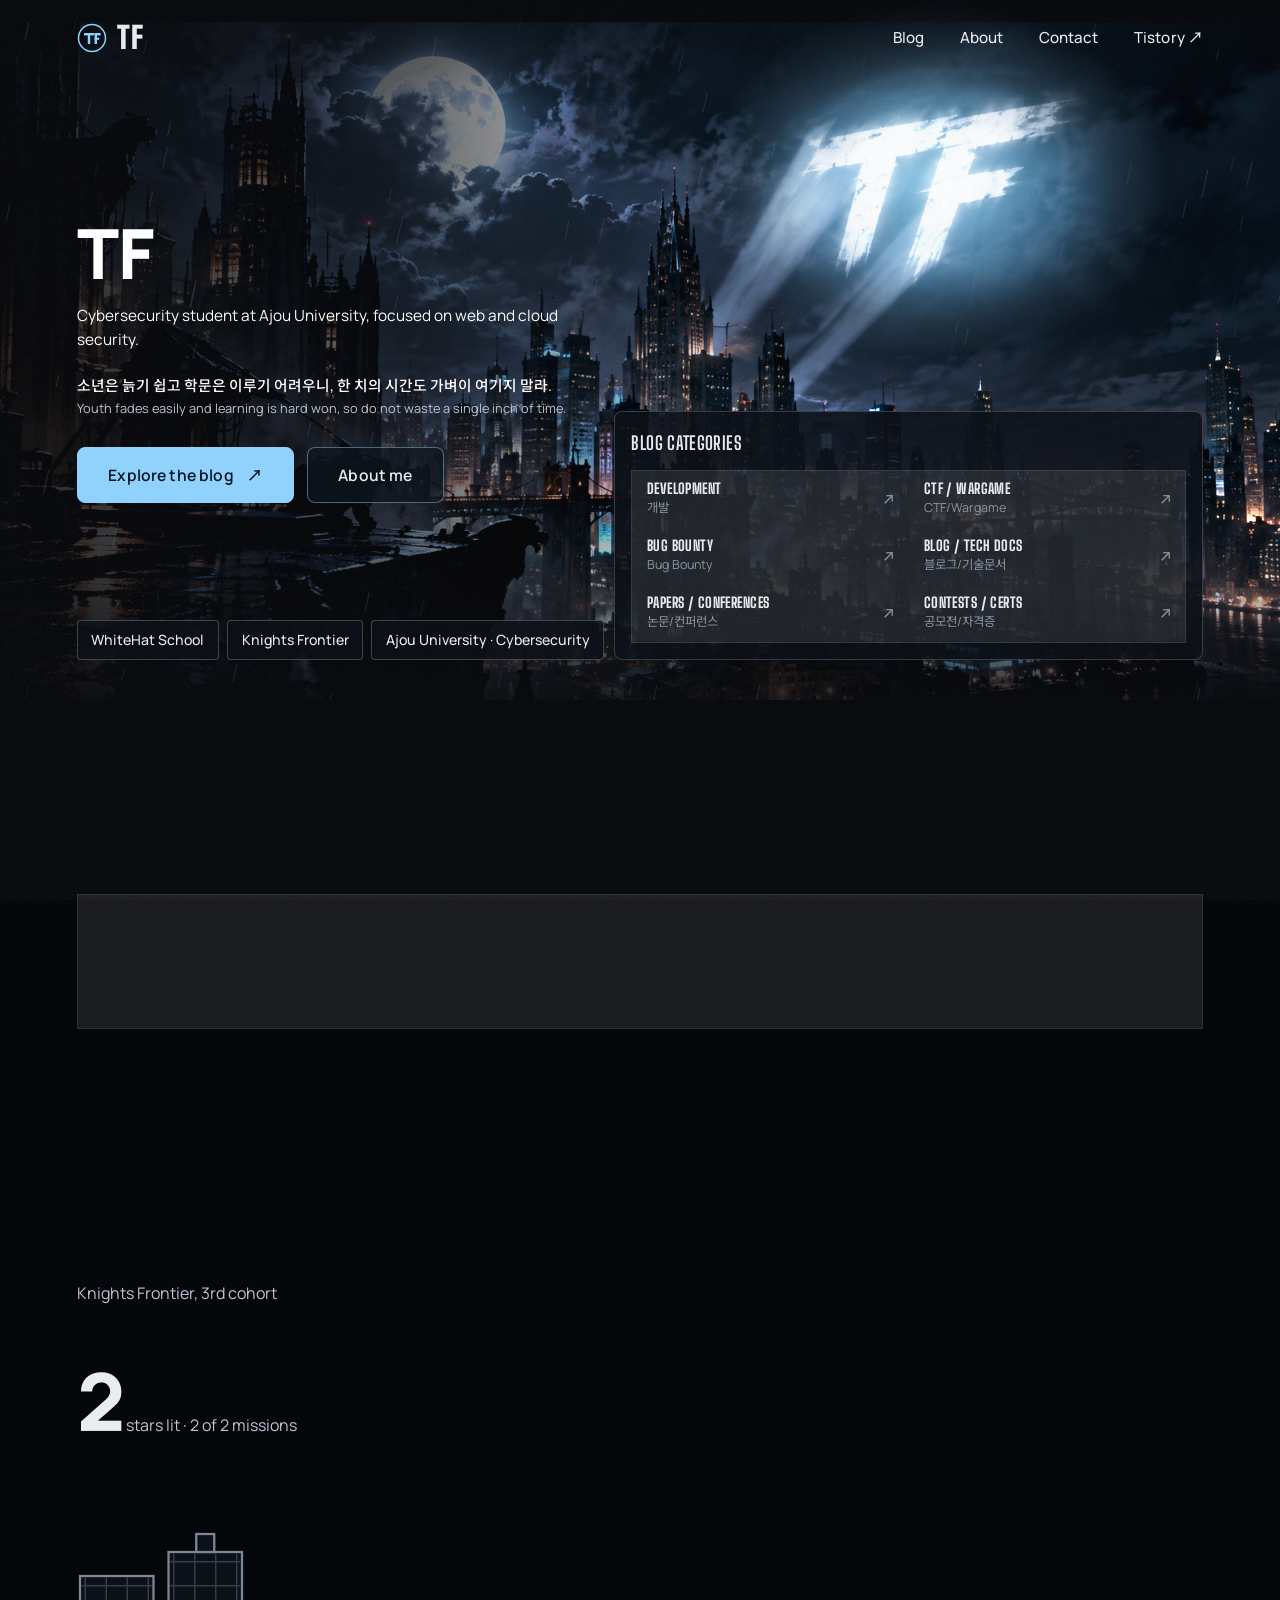
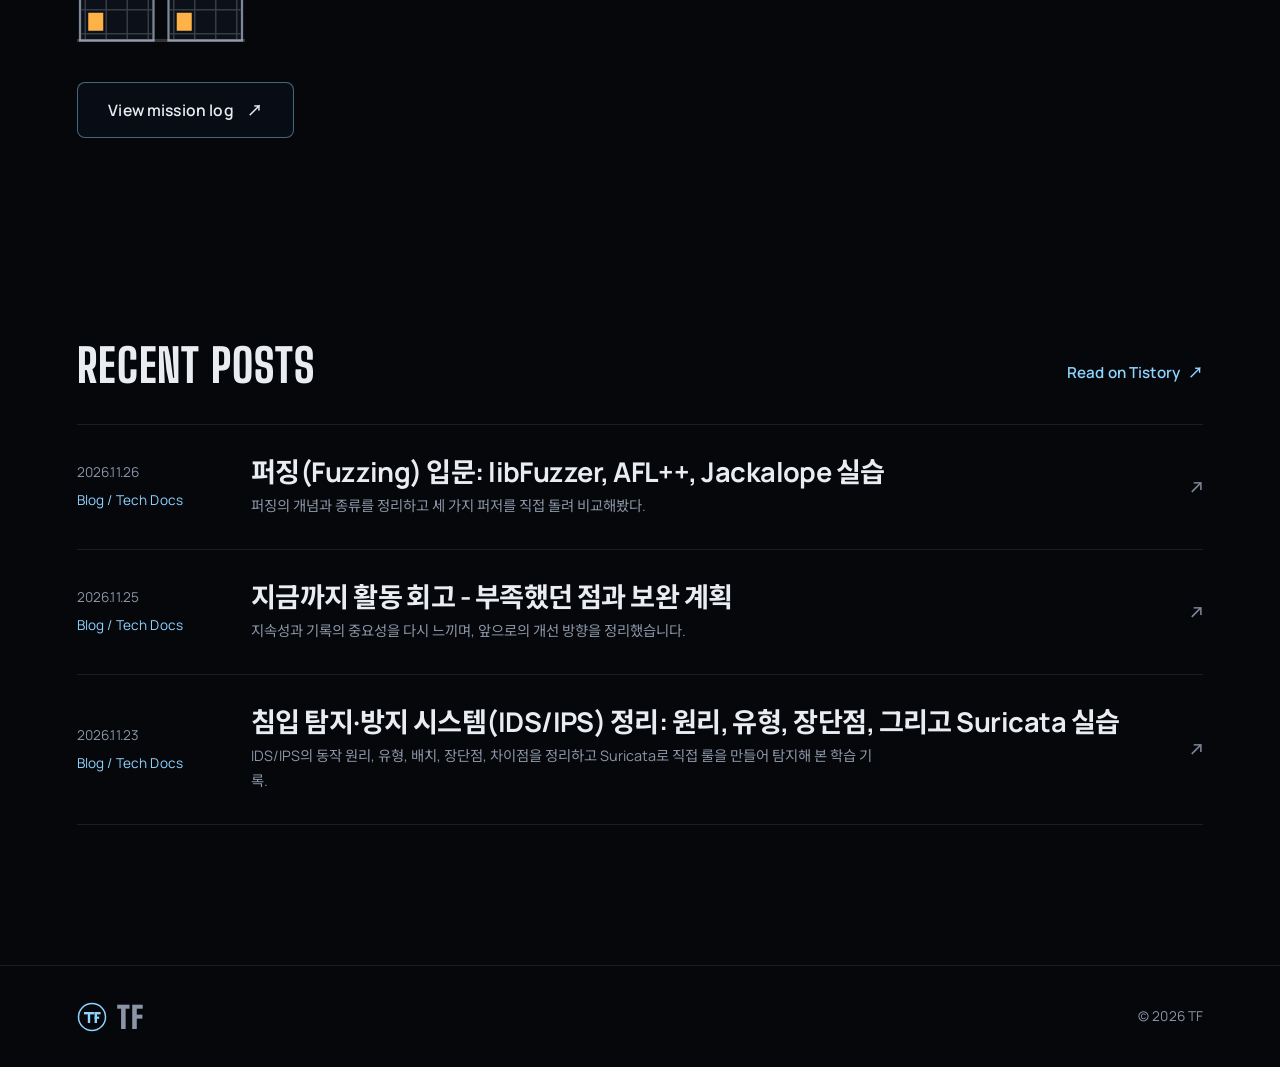
<file: index.html>
<!DOCTYPE html>
<html lang="en">
<head>
  <meta charset="UTF-8">
  <meta name="viewport" content="width=device-width, initial-scale=1.0">
  <meta name="description" content="TF, cybersecurity student at Ajou University. Tech blog and portfolio: web security, cloud security and more.">
  <meta name="theme-color" content="#05070b">
  <title>TF | Tech Blog &amp; Portfolio</title>
  <link rel="icon" href="data:image/svg+xml,%3Csvg xmlns='http://www.w3.org/2000/svg' viewBox='0 0 30 30'%3E%3Crect width='30' height='30' rx='6' fill='%2305070b'/%3E%3Ccircle cx='15' cy='15' r='13' fill='none' stroke='%2386ccff' stroke-width='1.5'/%3E%3Cg fill='%2386ccff'%3E%3Crect x='7' y='10' width='10' height='2.4'/%3E%3Crect x='10.8' y='10' width='2.4' height='11'/%3E%3Crect x='17.6' y='10' width='2.4' height='11'/%3E%3Crect x='17.6' y='10' width='6' height='2.4'/%3E%3Crect x='17.6' y='14.6' width='4.6' height='2.2'/%3E%3C/g%3E%3C/svg%3E">
  <link rel="preconnect" href="https://fonts.googleapis.com">
  <link rel="preconnect" href="https://fonts.gstatic.com" crossorigin>
  <link rel="stylesheet" href="assets/css/style.css">
  <style>
    /* hero: shorter photo, categories on top of it, no frame effects */
    .hero { min-height: 700px; padding-bottom: 120px; }
    .hero::after { display: none; }
    .hero-media-inner { top: calc(50% + 48px); }
    /* crisp text: no blurry shadows, normal spacing */
    .hero h1.hero-name, .hero-role, .hero .motto .gloss, .hero .motto .en { text-shadow: none; letter-spacing: 0; word-spacing: normal; }
    .hero h1.hero-name { letter-spacing: -.01em; }
    .hero-role { color: #fff; font-size: clamp(.9rem, 1.2vw, 1rem); max-width: 34em; margin-bottom: 1.4rem; }
    .hero-media img { animation: none; }
    .hero .motto { margin: 0 0 1.8rem; padding: 0; border: 0; background: none; max-width: 560px; }
    .hero .motto .gloss { font-size: .92rem; font-weight: 500; line-height: 1.55; margin: 0 0 .15rem; }
    .hero .motto .en { font-size: .8rem; line-height: 1.5; color: var(--text-2); }
    .hero-cats { position: absolute; right: var(--gutter); bottom: 40px; width: min(600px, 46vw); padding: 1rem; border: 1px solid rgba(255,255,255,.18); border-radius: 8px; background: rgba(8,13,21,.88); }
    .hero-cats h2 { font-family: var(--display); text-transform: uppercase; font-size: 1.15rem; letter-spacing: .02em; margin: 0 0 .7rem; }
    .hero-cats .cat-links { grid-template-columns: repeat(2, 1fr); }
    .hero-cats .cat-link { padding: .6rem .9rem; background: transparent; }
    .hero-cats .cat-link:hover { background: var(--panel-2); }
    .hero-cats .cat-link .t { font-size: .9rem; white-space: nowrap; }
    .hero-cats .cat-link .k { font-size: .78rem; }
    @media (max-width: 900px) {
      .hero { min-height: 0; flex-direction: column; align-items: flex-start; gap: 1.6rem; padding-bottom: 40px; }
      .hero-cats { position: static; width: 100%; }
      .hero-cats .cat-links { grid-template-columns: 1fr; }
      .hero-badges { position: static; }
    }

  </style>
</head>
<body>
  <header class="site-header">
    <a class="logo" href="index.html" aria-label="TF home"><svg viewBox="0 0 30 30" aria-hidden="true"><circle class="ring" cx="15" cy="15" r="13.5" fill="none" stroke-width="1.5"/><g class="fill"><rect x="7" y="10" width="10" height="2.4"/><rect x="10.8" y="10" width="2.4" height="11"/><rect x="17.6" y="10" width="2.4" height="11"/><rect x="17.6" y="10" width="6" height="2.4"/><rect x="17.6" y="14.6" width="4.6" height="2.2"/></g></svg>TF</a>
    <button class="menu-btn" aria-label="Toggle menu" aria-expanded="false"><span></span><span></span></button>
    <div class="header-right">
      <nav class="nav-links" aria-label="Main navigation">
        <a href="posts.html">Blog</a>
        <a href="about.html">About</a>
        <a href="about.html#contact">Contact</a>
        <a href="https://tf-korea.tistory.com/" target="_blank" rel="noopener">Tistory &nearr;</a>
      </nav>
    </div>
  </header>

  <main>
    <section class="hero" id="home">
      <div class="hero-media" aria-hidden="true">
        <div class="hero-media-inner"><div>
          <img src="assets/images/tf-city.png" alt="" fetchpriority="high">
          <span class="signal-glow"></span>
          <span class="signal-boost"></span>
          <span class="signal-rings"><i></i><i></i><i></i></span>
        </div></div>
      </div>
      <canvas id="rain" aria-hidden="true"></canvas>

      <div class="hero-content">
        <h1 class="hero-name">TF</h1>
        <p class="hero-role">Cybersecurity student at Ajou University, focused on web and cloud security.</p>
        <blockquote class="motto">
          <p class="gloss" lang="ko">소년은 늙기 쉽고 학문은 이루기 어려우니, 한 치의 시간도 가벼이 여기지 말라.</p>
          <p class="en" lang="en">Youth fades easily and learning is hard won, so do not waste a single inch of time.</p>
        </blockquote>
        <div class="hero-actions">
          <a class="button button-primary" href="posts.html">Explore the blog <span aria-hidden="true">&nearr;</span></a>
          <a class="button button-ghost" href="about.html">About me</a>
        </div>
      </div>


      <div class="hero-cats">
        <h2>Blog Categories</h2>
        <div class="cat-links">
        <a class="cat-link " style="--i:0" href="posts.html?cat=dev"><span class="t">Development</span><span class="k">개발</span><span class="go" aria-hidden="true">&nearr;</span></a>
        <a class="cat-link " style="--i:1" href="posts.html?cat=ctf"><span class="t">CTF / Wargame</span><span class="k">CTF/Wargame</span><span class="go" aria-hidden="true">&nearr;</span></a>
        <a class="cat-link " style="--i:2" href="posts.html?cat=bounty"><span class="t">Bug Bounty</span><span class="k">Bug Bounty</span><span class="go" aria-hidden="true">&nearr;</span></a>
        <a class="cat-link " style="--i:3" href="posts.html?cat=notes"><span class="t">Blog / Tech Docs</span><span class="k">블로그/기술문서</span><span class="go" aria-hidden="true">&nearr;</span></a>
        <a class="cat-link " style="--i:4" href="posts.html?cat=research"><span class="t">Papers / Conferences</span><span class="k">논문/컨퍼런스</span><span class="go" aria-hidden="true">&nearr;</span></a>
        <a class="cat-link " style="--i:5" href="posts.html?cat=contest"><span class="t">Contests / Certs</span><span class="k">공모전/자격증</span><span class="go" aria-hidden="true">&nearr;</span></a>
      </div>
      </div>

      <div class="hero-badges">
        <span class="badge">WhiteHat School</span>
        <span class="badge">Knights Frontier</span>
        <span class="badge">Ajou University &middot; Cybersecurity</span>
      </div>
    </section>

    <section class="section" id="focus">
      <div class="section-heading compact reveal">
        <h2>Web · Cloud · Beyond</h2>
        
      </div>
      <div class="focus-grid">
        <article class="focus-card reveal" style="--i:0">
          <svg class="focus-icon" viewBox="0 0 48 48"><circle cx="24" cy="24" r="17"/><path d="M7 24h34M24 7c-6 5-8 11-8 17s2 12 8 17M24 7c6 5 8 11 8 17s-2 12-8 17"/></svg>
          <h3>Web Security</h3>
        </article>
        <article class="focus-card reveal" style="--i:1">
          <svg class="focus-icon" viewBox="0 0 48 48"><path d="M14 35a9 9 0 0 1-1-17.9A11 11 0 0 1 34 15a9 9 0 0 1 1 18z"/><path d="M20 28l4-4 4 4M24 24v10"/></svg>
          <h3>Cloud Security</h3>
        </article>
        <article class="focus-card reveal" style="--i:2">
          <svg class="focus-icon" viewBox="0 0 48 48"><path d="M12 6v38"/><path d="M12 8h26l-6 8 6 8H12"/></svg>
          <h3>CTF &amp; Wargame</h3>
        </article>
        <article class="focus-card reveal" style="--i:3">
          <svg class="focus-icon" viewBox="0 0 48 48"><circle cx="24" cy="24" r="16"/><circle cx="24" cy="24" r="8"/><path d="M24 4v8M24 36v8M4 24h8M36 24h8"/></svg>
          <h3>Bug Bounty</h3>
        </article>
      </div>

    </section>

    <section class="section" id="missions">
      <div class="section-heading compact reveal">
        <h2>Missions</h2>
      </div>
      <p class="m-sub" data-program>Knights Frontier</p>
      <p class="m-big"><strong data-lit>0</strong><span> stars lit &middot; <span data-done>0</span> of <span data-total>0</span> missions</span></p>
      <div class="skyline" data-skyline></div>
      <p class="m-more"><a class="button button-ghost" href="knights.html">View mission log <span aria-hidden="true">&nearr;</span></a></p>
    </section>

    <section class="section recent-section" id="recent-posts">
      <div class="section-heading section-heading-row reveal">
        <div>
          <h2>Recent Posts</h2>
        </div>
        <a class="text-link" href="https://tf-korea.tistory.com/" target="_blank" rel="noopener">Read on Tistory <span aria-hidden="true">&nearr;</span></a>
      </div>
      <div class="post-list" data-recent></div>
      <noscript><p class="empty">Enable JavaScript to see the latest posts, or visit the <a href="posts.html">blog</a>.</p></noscript>
    </section>
  </main>

  <footer class="site-footer">
    <a class="logo" href="index.html" aria-label="TF home"><svg viewBox="0 0 30 30" aria-hidden="true"><circle class="ring" cx="15" cy="15" r="13.5" fill="none" stroke-width="1.5"/><g class="fill"><rect x="7" y="10" width="10" height="2.4"/><rect x="10.8" y="10" width="2.4" height="11"/><rect x="17.6" y="10" width="2.4" height="11"/><rect x="17.6" y="10" width="6" height="2.4"/><rect x="17.6" y="14.6" width="4.6" height="2.2"/></g></svg>TF</a>
    <span>&copy; 2026 TF</span>
  </footer>

  <script src="assets/js/main.js"></script>
  <script src="assets/js/missions.js"></script>
  <script src="assets/js/missions-view.js"></script>
  <script src="assets/js/posts.js"></script>
</body>
</html>
</file>
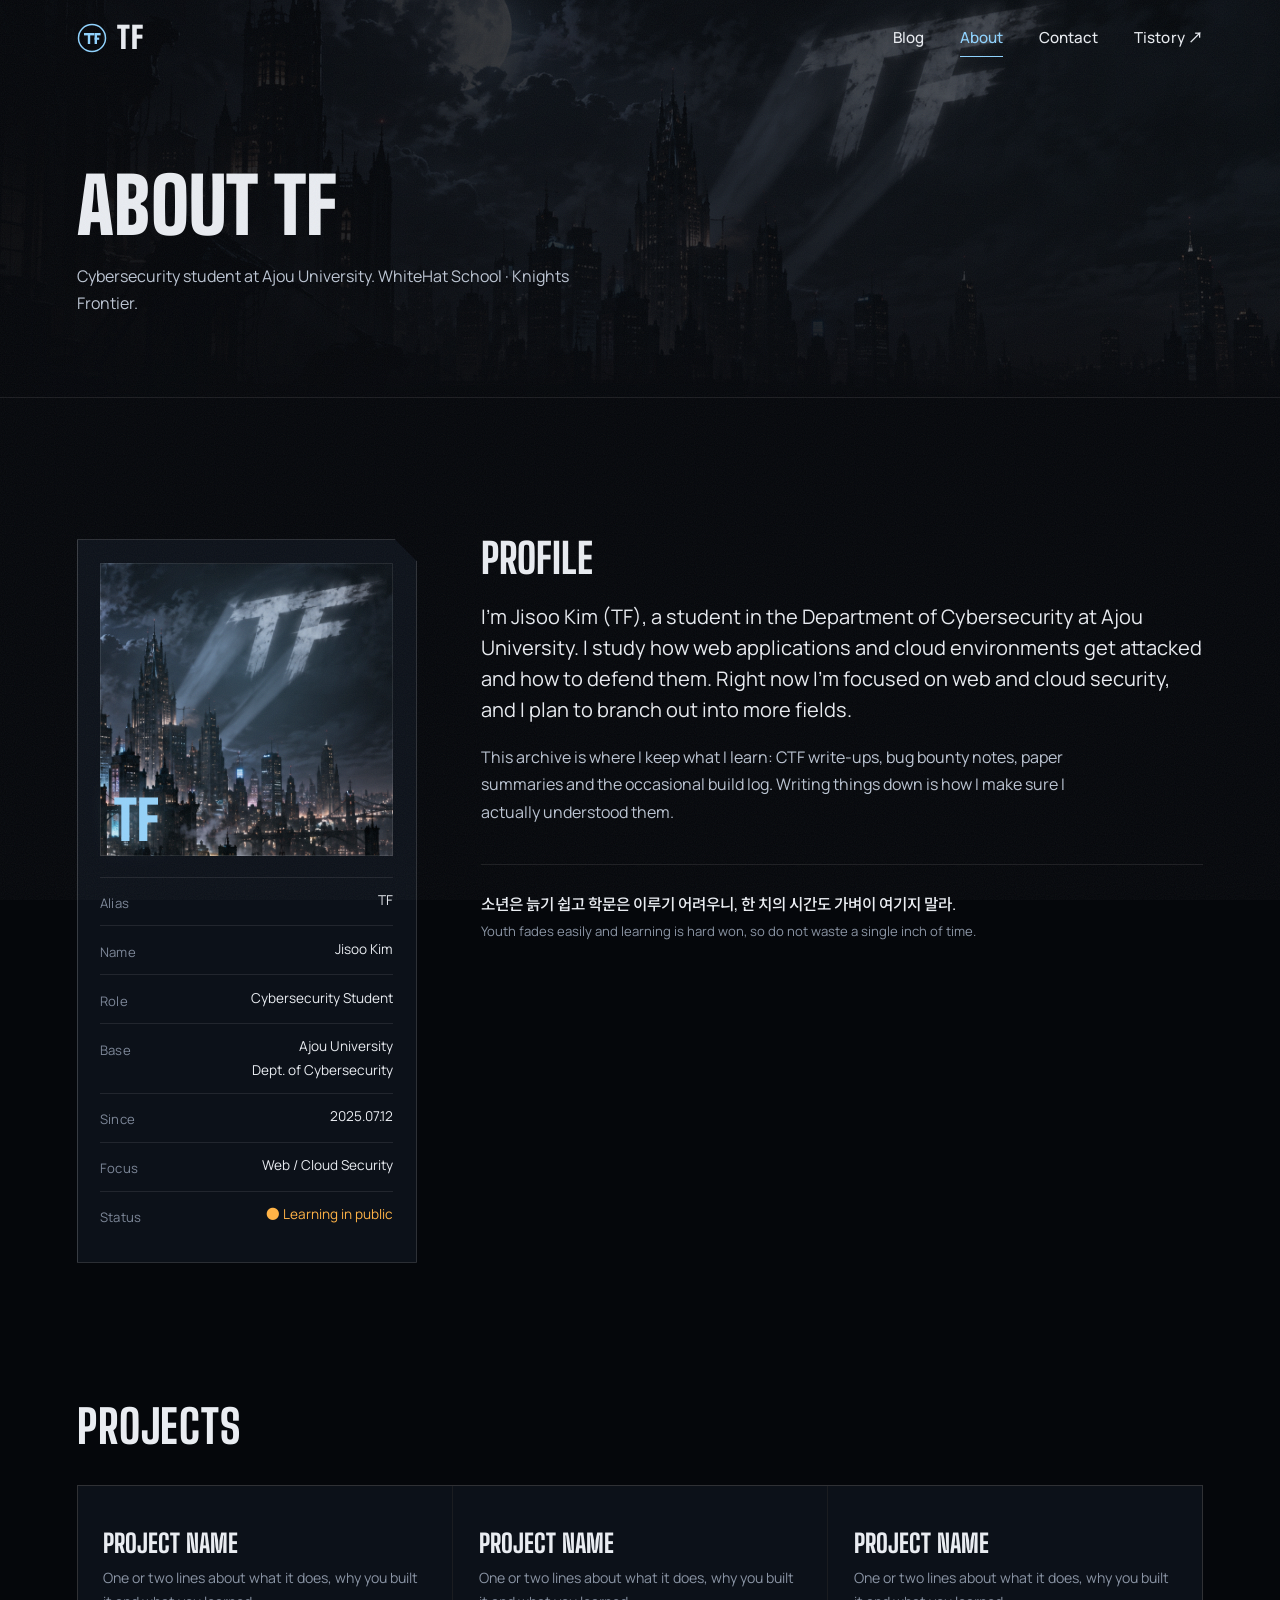
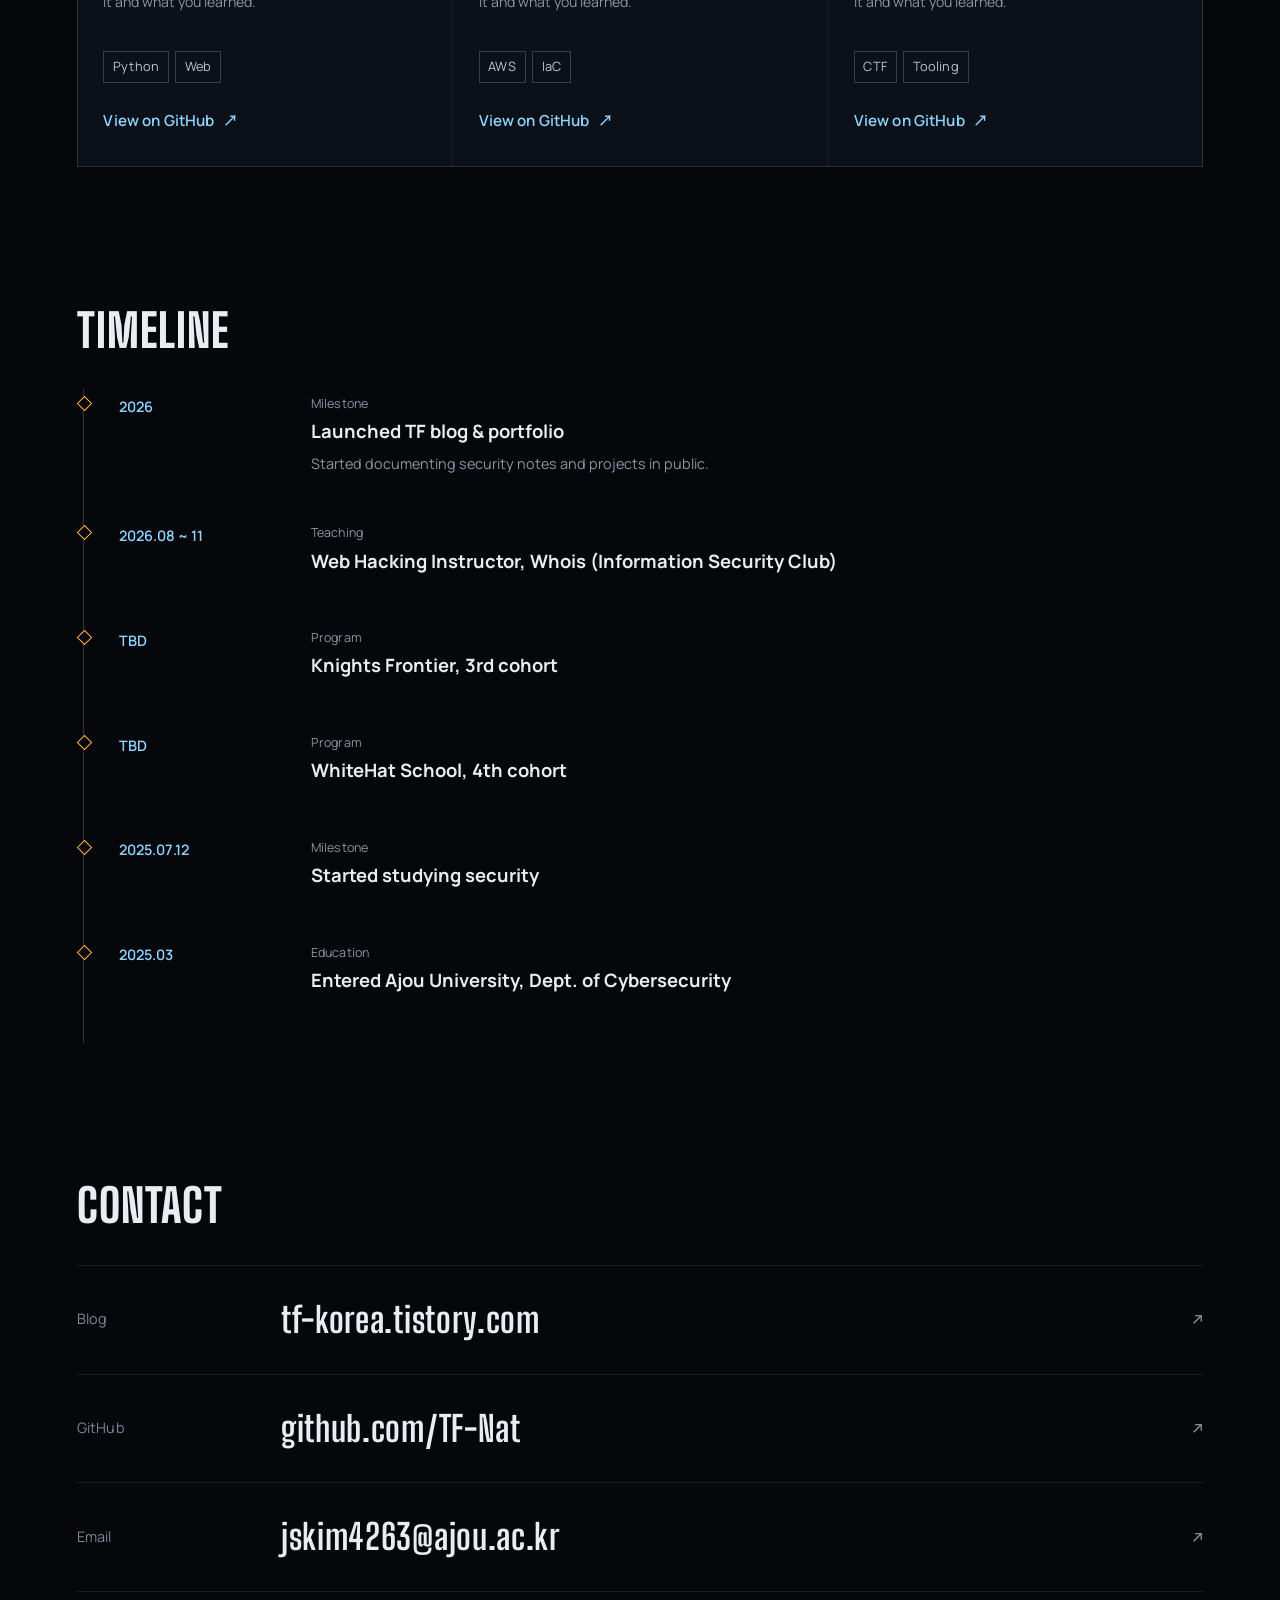
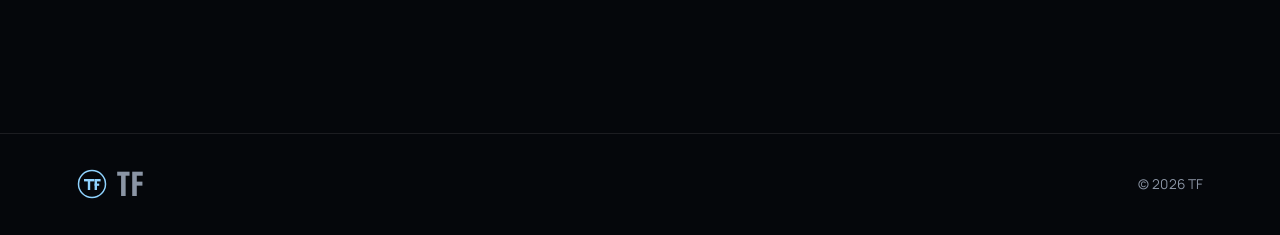
<file: about.html>
<!DOCTYPE html>
<html lang="en">
<head>
  <meta charset="UTF-8">
  <meta name="viewport" content="width=device-width, initial-scale=1.0">
  <meta name="description" content="About TF, cybersecurity student at Ajou University. Projects, timeline and contact.">
  <meta name="theme-color" content="#05070b">
  <title>About | TF</title>
  <link rel="icon" href="data:image/svg+xml,%3Csvg xmlns='http://www.w3.org/2000/svg' viewBox='0 0 30 30'%3E%3Crect width='30' height='30' rx='6' fill='%2305070b'/%3E%3Ccircle cx='15' cy='15' r='13' fill='none' stroke='%2386ccff' stroke-width='1.5'/%3E%3Cg fill='%2386ccff'%3E%3Crect x='7' y='10' width='10' height='2.4'/%3E%3Crect x='10.8' y='10' width='2.4' height='11'/%3E%3Crect x='17.6' y='10' width='2.4' height='11'/%3E%3Crect x='17.6' y='10' width='6' height='2.4'/%3E%3Crect x='17.6' y='14.6' width='4.6' height='2.2'/%3E%3C/g%3E%3C/svg%3E">
  <link rel="preconnect" href="https://fonts.googleapis.com">
  <link rel="preconnect" href="https://fonts.gstatic.com" crossorigin>
  <link rel="stylesheet" href="assets/css/style.css">
</head>
<body class="inner-page">
  <header class="site-header">
    <a class="logo" href="index.html" aria-label="TF home"><svg viewBox="0 0 30 30" aria-hidden="true"><circle class="ring" cx="15" cy="15" r="13.5" fill="none" stroke-width="1.5"/><g class="fill"><rect x="7" y="10" width="10" height="2.4"/><rect x="10.8" y="10" width="2.4" height="11"/><rect x="17.6" y="10" width="2.4" height="11"/><rect x="17.6" y="10" width="6" height="2.4"/><rect x="17.6" y="14.6" width="4.6" height="2.2"/></g></svg>TF</a>
    <button class="menu-btn" aria-label="Toggle menu" aria-expanded="false"><span></span><span></span></button>
    <div class="header-right">
      <nav class="nav-links" aria-label="Main navigation">
        <a href="posts.html">Blog</a>
        <a class="active" href="about.html">About</a>
        <a href="about.html#contact">Contact</a>
        <a href="https://tf-korea.tistory.com/" target="_blank" rel="noopener">Tistory &nearr;</a>
      </nav>
    </div>
  </header>

  <main>
    <section class="page-hero">
      <h1>About TF</h1>
      <p class="lead">Cybersecurity student at Ajou University. WhiteHat School &middot; Knights Frontier.</p>
    </section>

    <section class="section" id="profile">
      <div class="dossier">
        <aside class="id-card reveal">
          <div class="avatar" role="img" aria-label="Night city skyline with the TF signal"><span>TF</span></div>
          <dl>
            <div class="field"><dt>Alias</dt><dd>TF</dd></div>
            <div class="field"><dt>Name</dt><dd>Jisoo Kim</dd></div>
            <div class="field"><dt>Role</dt><dd>Cybersecurity Student</dd></div>
            <div class="field"><dt>Base</dt><dd>Ajou University<br>Dept. of Cybersecurity</dd></div>
            <div class="field"><dt>Since</dt><dd>2025.07.12</dd></div>
            <div class="field"><dt>Focus</dt><dd>Web / Cloud Security</dd></div>
            <div class="field"><dt>Status</dt><dd class="live">&#9679; Learning in public</dd></div>
          </dl>
        </aside>
        <div class="bio reveal">
          <h2>Profile</h2>
          <p class="lead">I&rsquo;m Jisoo Kim (TF), a student in the Department of Cybersecurity at Ajou University. I study how web applications and cloud environments get attacked and how to defend them. Right now I&rsquo;m focused on web and cloud security, and I plan to branch out into more fields.</p>
          <p>This archive is where I keep what I learn: CTF write-ups, bug bounty notes, paper summaries and the occasional build log. Writing things down is how I make sure I actually understood them.</p>
          <blockquote class="motto">
        <p class="gloss" lang="ko">소년은 늙기 쉽고 학문은 이루기 어려우니, 한 치의 시간도 가벼이 여기지 말라.</p>
        <p class="en" lang="en">Youth fades easily and learning is hard won, so do not waste a single inch of time.</p>
      </blockquote>
        </div>
      </div>
    </section>

    <section class="section" id="projects" style="padding-top:0">
      <div class="section-heading reveal">
        <h2>Projects</h2>
      </div>
      <div class="project-grid">
        <article class="project-card reveal" style="--i:0">
          <h3>Project Name</h3>
          <p>One or two lines about what it does, why you built it and what you learned.</p>
          <div class="tags"><span class="tag">Python</span><span class="tag">Web</span></div>
          <a class="text-link" href="https://github.com/TF-Nat" target="_blank" rel="noopener">View on GitHub <span aria-hidden="true">&nearr;</span></a>
        </article>
        <article class="project-card reveal" style="--i:1">
          <h3>Project Name</h3>
          <p>One or two lines about what it does, why you built it and what you learned.</p>
          <div class="tags"><span class="tag">AWS</span><span class="tag">IaC</span></div>
          <a class="text-link" href="https://github.com/TF-Nat" target="_blank" rel="noopener">View on GitHub <span aria-hidden="true">&nearr;</span></a>
        </article>
        <article class="project-card reveal" style="--i:2">
          <h3>Project Name</h3>
          <p>One or two lines about what it does, why you built it and what you learned.</p>
          <div class="tags"><span class="tag">CTF</span><span class="tag">Tooling</span></div>
          <a class="text-link" href="https://github.com/TF-Nat" target="_blank" rel="noopener">View on GitHub <span aria-hidden="true">&nearr;</span></a>
        </article>
      </div>
    </section>

    <section class="section" id="timeline" style="padding-top:0">
      <div class="section-heading reveal">
        <h2>Timeline</h2>
      </div>
      <div class="timeline">
        <div class="t-item reveal" style="--i:0"><time>2026</time><div><span class="kind">Milestone</span><h3>Launched TF blog &amp; portfolio</h3><p>Started documenting security notes and projects in public.</p></div></div>
        <div class="t-item reveal" style="--i:1"><time>2026.08 ~ 11</time><div><span class="kind">Teaching</span><h3>Web Hacking Instructor, Whois (Information Security Club)</h3><p></p></div></div>
        <div class="t-item reveal" style="--i:2"><time>TBD</time><div><span class="kind">Program</span><h3>Knights Frontier, 3rd cohort</h3><p></p></div></div>
        <div class="t-item reveal" style="--i:3"><time>TBD</time><div><span class="kind">Program</span><h3>WhiteHat School, 4th cohort</h3><p></p></div></div>
        <div class="t-item reveal" style="--i:4"><time>2025.07.12</time><div><span class="kind">Milestone</span><h3>Started studying security</h3><p></p></div></div>
        <div class="t-item reveal" style="--i:5"><time>2025.03</time><div><span class="kind">Education</span><h3>Entered Ajou University, Dept. of Cybersecurity</h3><p></p></div></div>
      </div>
    </section>

    <section class="section" id="contact" style="padding-top:0">
      <div class="section-heading reveal">
        <h2>Contact</h2>
      </div>
      <div class="contact-list">
        <a class="contact-row reveal" href="https://tf-korea.tistory.com/" target="_blank" rel="noopener"><span class="k">Blog</span><span class="v">tf-korea.tistory.com</span><span class="go">&nearr;</span></a>
        <a class="contact-row reveal" style="--i:0" href="https://github.com/TF-Nat" target="_blank" rel="noopener"><span class="k">GitHub</span><span class="v">github.com/TF-Nat</span><span class="go">&nearr;</span></a>
        <a class="contact-row reveal" style="--i:1" href="mailto:jskim4263@ajou.ac.kr"><span class="k">Email</span><span class="v">jskim4263@ajou.ac.kr</span><span class="go">&nearr;</span></a>
      </div>
    </section>
  </main>

  <footer class="site-footer">
    <a class="logo" href="index.html" aria-label="TF home"><svg viewBox="0 0 30 30" aria-hidden="true"><circle class="ring" cx="15" cy="15" r="13.5" fill="none" stroke-width="1.5"/><g class="fill"><rect x="7" y="10" width="10" height="2.4"/><rect x="10.8" y="10" width="2.4" height="11"/><rect x="17.6" y="10" width="2.4" height="11"/><rect x="17.6" y="10" width="6" height="2.4"/><rect x="17.6" y="14.6" width="4.6" height="2.2"/></g></svg>TF</a>
    <span>&copy; 2026 TF</span>
  </footer>

  <script src="assets/js/main.js"></script>
</body>
</html>
</file>
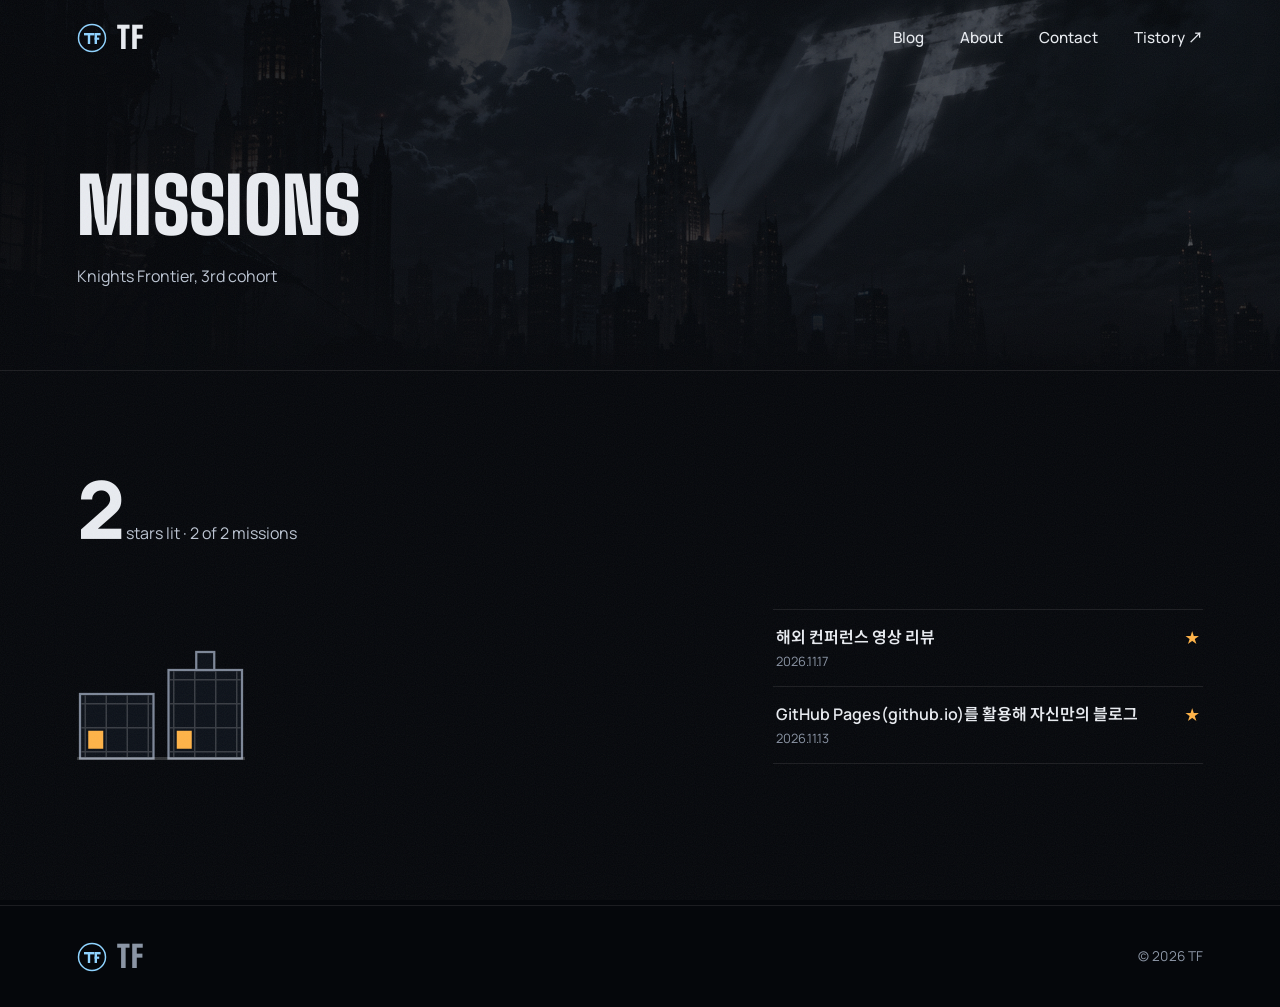
<file: knights.html>
<!DOCTYPE html>
<html lang="en">
<head>
  <meta charset="UTF-8">
  <meta name="viewport" content="width=device-width, initial-scale=1.0">
  <meta name="description" content="Knights Frontier mission log: stars earned, one window at a time.">
  <meta name="theme-color" content="#05070b">
  <title>Missions | TF</title>
  <link rel="icon" href="data:image/svg+xml,%3Csvg xmlns='http://www.w3.org/2000/svg' viewBox='0 0 30 30'%3E%3Crect width='30' height='30' rx='6' fill='%2305070b'/%3E%3Ccircle cx='15' cy='15' r='13' fill='none' stroke='%2386ccff' stroke-width='1.5'/%3E%3Cg fill='%2386ccff'%3E%3Crect x='7' y='10' width='10' height='2.4'/%3E%3Crect x='10.8' y='10' width='2.4' height='11'/%3E%3Crect x='17.6' y='10' width='2.4' height='11'/%3E%3Crect x='17.6' y='10' width='6' height='2.4'/%3E%3Crect x='17.6' y='14.6' width='4.6' height='2.2'/%3E%3C/g%3E%3C/svg%3E">
  <link rel="preconnect" href="https://fonts.googleapis.com">
  <link rel="preconnect" href="https://fonts.gstatic.com" crossorigin>
  <link rel="stylesheet" href="assets/css/style.css">
</head>
<body class="inner-page">
  <header class="site-header">
    <a class="logo" href="index.html" aria-label="TF home"><svg viewBox="0 0 30 30" aria-hidden="true"><circle class="ring" cx="15" cy="15" r="13.5" fill="none" stroke-width="1.5"/><g class="fill"><rect x="7" y="10" width="10" height="2.4"/><rect x="10.8" y="10" width="2.4" height="11"/><rect x="17.6" y="10" width="2.4" height="11"/><rect x="17.6" y="10" width="6" height="2.4"/><rect x="17.6" y="14.6" width="4.6" height="2.2"/></g></svg>TF</a>
    <button class="menu-btn" aria-label="Toggle menu" aria-expanded="false"><span></span><span></span></button>
    <div class="header-right">
      <nav class="nav-links" aria-label="Main navigation">
        <a href="posts.html">Blog</a>
        <a href="about.html">About</a>
        <a href="about.html#contact">Contact</a>
        <a href="https://tf-korea.tistory.com/" target="_blank" rel="noopener">Tistory &nearr;</a>
      </nav>
    </div>
  </header>

  <main>
    <section class="page-hero">
      <h1>Missions</h1>
      <p class="lead" data-program>Knights Frontier</p>
    </section>

    <section class="section" style="padding-top:70px">
      <p class="m-big"><strong data-lit>0</strong><span> stars lit &middot; <span data-done>0</span> of <span data-total>0</span> missions</span></p>
      <div class="m-grid">
        <div class="skyline" data-skyline></div>
        <ol class="m-log" data-log aria-label="Mission log"></ol>
      </div>
    </section>
  </main>

  <footer class="site-footer">
    <a class="logo" href="index.html" aria-label="TF home"><svg viewBox="0 0 30 30" aria-hidden="true"><circle class="ring" cx="15" cy="15" r="13.5" fill="none" stroke-width="1.5"/><g class="fill"><rect x="7" y="10" width="10" height="2.4"/><rect x="10.8" y="10" width="2.4" height="11"/><rect x="17.6" y="10" width="2.4" height="11"/><rect x="17.6" y="10" width="6" height="2.4"/><rect x="17.6" y="14.6" width="4.6" height="2.2"/></g></svg>TF</a>
    <span>&copy; 2026 TF</span>
  </footer>

  <script src="assets/js/main.js"></script>
  <script src="assets/js/missions.js"></script>
  <script src="assets/js/missions-view.js"></script>
</body>
</html>
</file>
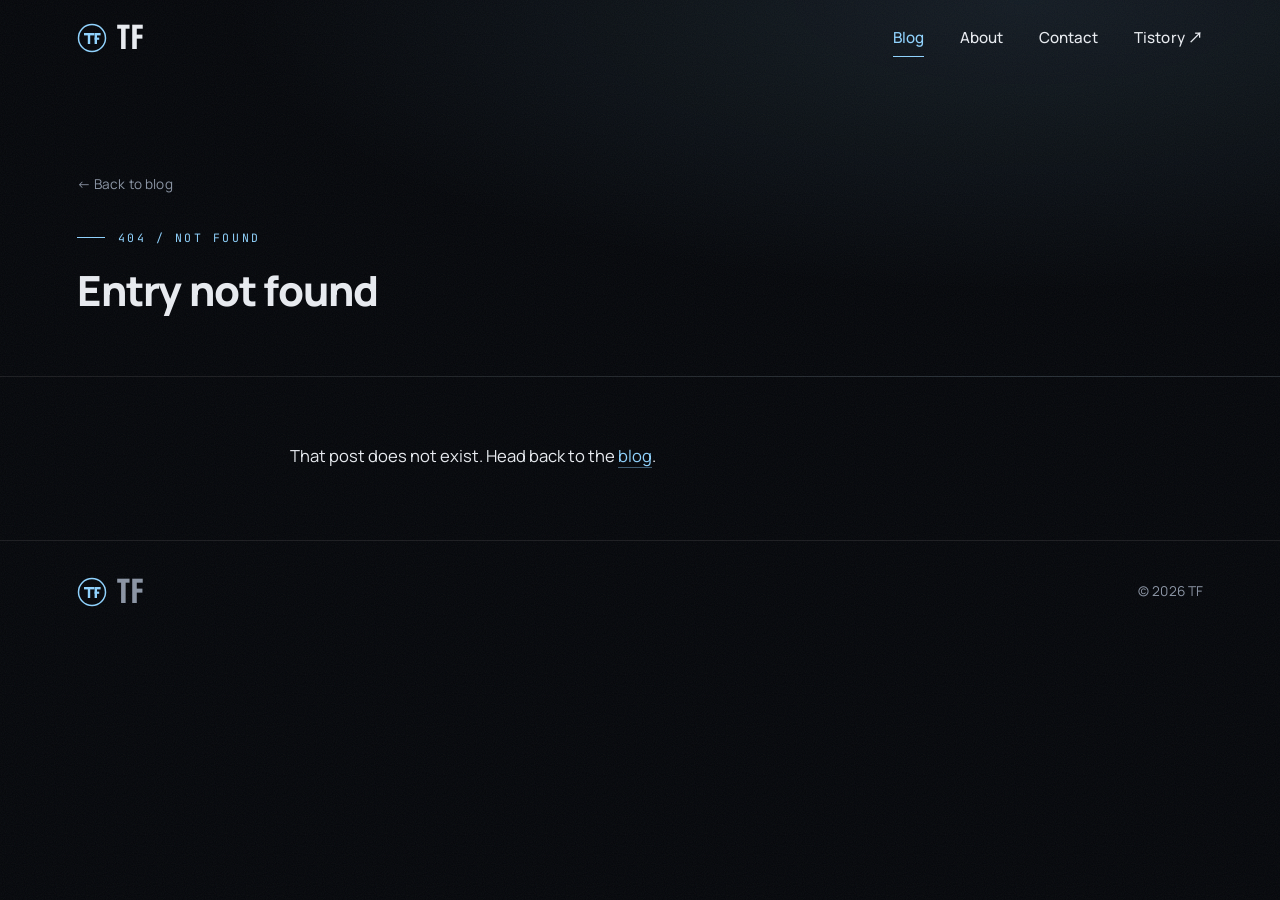
<file: post.html>
<!DOCTYPE html>
<html lang="en">
<head>
  <meta charset="UTF-8">
  <meta name="viewport" content="width=device-width, initial-scale=1.0">
  <meta name="description" content="A post by TF.">
  <meta name="theme-color" content="#05070b">
  <title>Post | TF</title>
  <link rel="icon" href="data:image/svg+xml,%3Csvg xmlns='http://www.w3.org/2000/svg' viewBox='0 0 30 30'%3E%3Crect width='30' height='30' rx='6' fill='%2305070b'/%3E%3Ccircle cx='15' cy='15' r='13' fill='none' stroke='%2386ccff' stroke-width='1.5'/%3E%3Cg fill='%2386ccff'%3E%3Crect x='7' y='10' width='10' height='2.4'/%3E%3Crect x='10.8' y='10' width='2.4' height='11'/%3E%3Crect x='17.6' y='10' width='2.4' height='11'/%3E%3Crect x='17.6' y='10' width='6' height='2.4'/%3E%3Crect x='17.6' y='14.6' width='4.6' height='2.2'/%3E%3C/g%3E%3C/svg%3E">
  <link rel="preconnect" href="https://fonts.googleapis.com">
  <link rel="preconnect" href="https://fonts.gstatic.com" crossorigin>
  <link rel="stylesheet" href="assets/css/style.css">
</head>
<body class="inner-page">
  <div class="progress" aria-hidden="true"></div>
  <header class="site-header">
    <a class="logo" href="index.html" aria-label="TF home"><svg viewBox="0 0 30 30" aria-hidden="true"><circle class="ring" cx="15" cy="15" r="13.5" fill="none" stroke-width="1.5"/><g class="fill"><rect x="7" y="10" width="10" height="2.4"/><rect x="10.8" y="10" width="2.4" height="11"/><rect x="17.6" y="10" width="2.4" height="11"/><rect x="17.6" y="10" width="6" height="2.4"/><rect x="17.6" y="14.6" width="4.6" height="2.2"/></g></svg>TF</a>
    <button class="menu-btn" aria-label="Toggle menu" aria-expanded="false"><span></span><span></span></button>
    <div class="header-right">
      <nav class="nav-links" aria-label="Main navigation">
        <a class="active" href="posts.html">Blog</a>
        <a href="about.html">About</a>
        <a href="about.html#contact">Contact</a>
        <a href="https://tf-korea.tistory.com/" target="_blank" rel="noopener">Tistory &nearr;</a>
      </nav>
    </div>
  </header>

  <main data-post></main>

  <footer class="site-footer">
    <a class="logo" href="index.html" aria-label="TF home"><svg viewBox="0 0 30 30" aria-hidden="true"><circle class="ring" cx="15" cy="15" r="13.5" fill="none" stroke-width="1.5"/><g class="fill"><rect x="7" y="10" width="10" height="2.4"/><rect x="10.8" y="10" width="2.4" height="11"/><rect x="17.6" y="10" width="2.4" height="11"/><rect x="17.6" y="10" width="6" height="2.4"/><rect x="17.6" y="14.6" width="4.6" height="2.2"/></g></svg>TF</a>
    <span>&copy; 2026 TF</span>
  </footer>

  <script src="assets/js/main.js"></script>
  <script src="assets/js/marked.min.js"></script>
  <script src="assets/js/posts.js?v=2"></script>
</body>
</html>
</file>
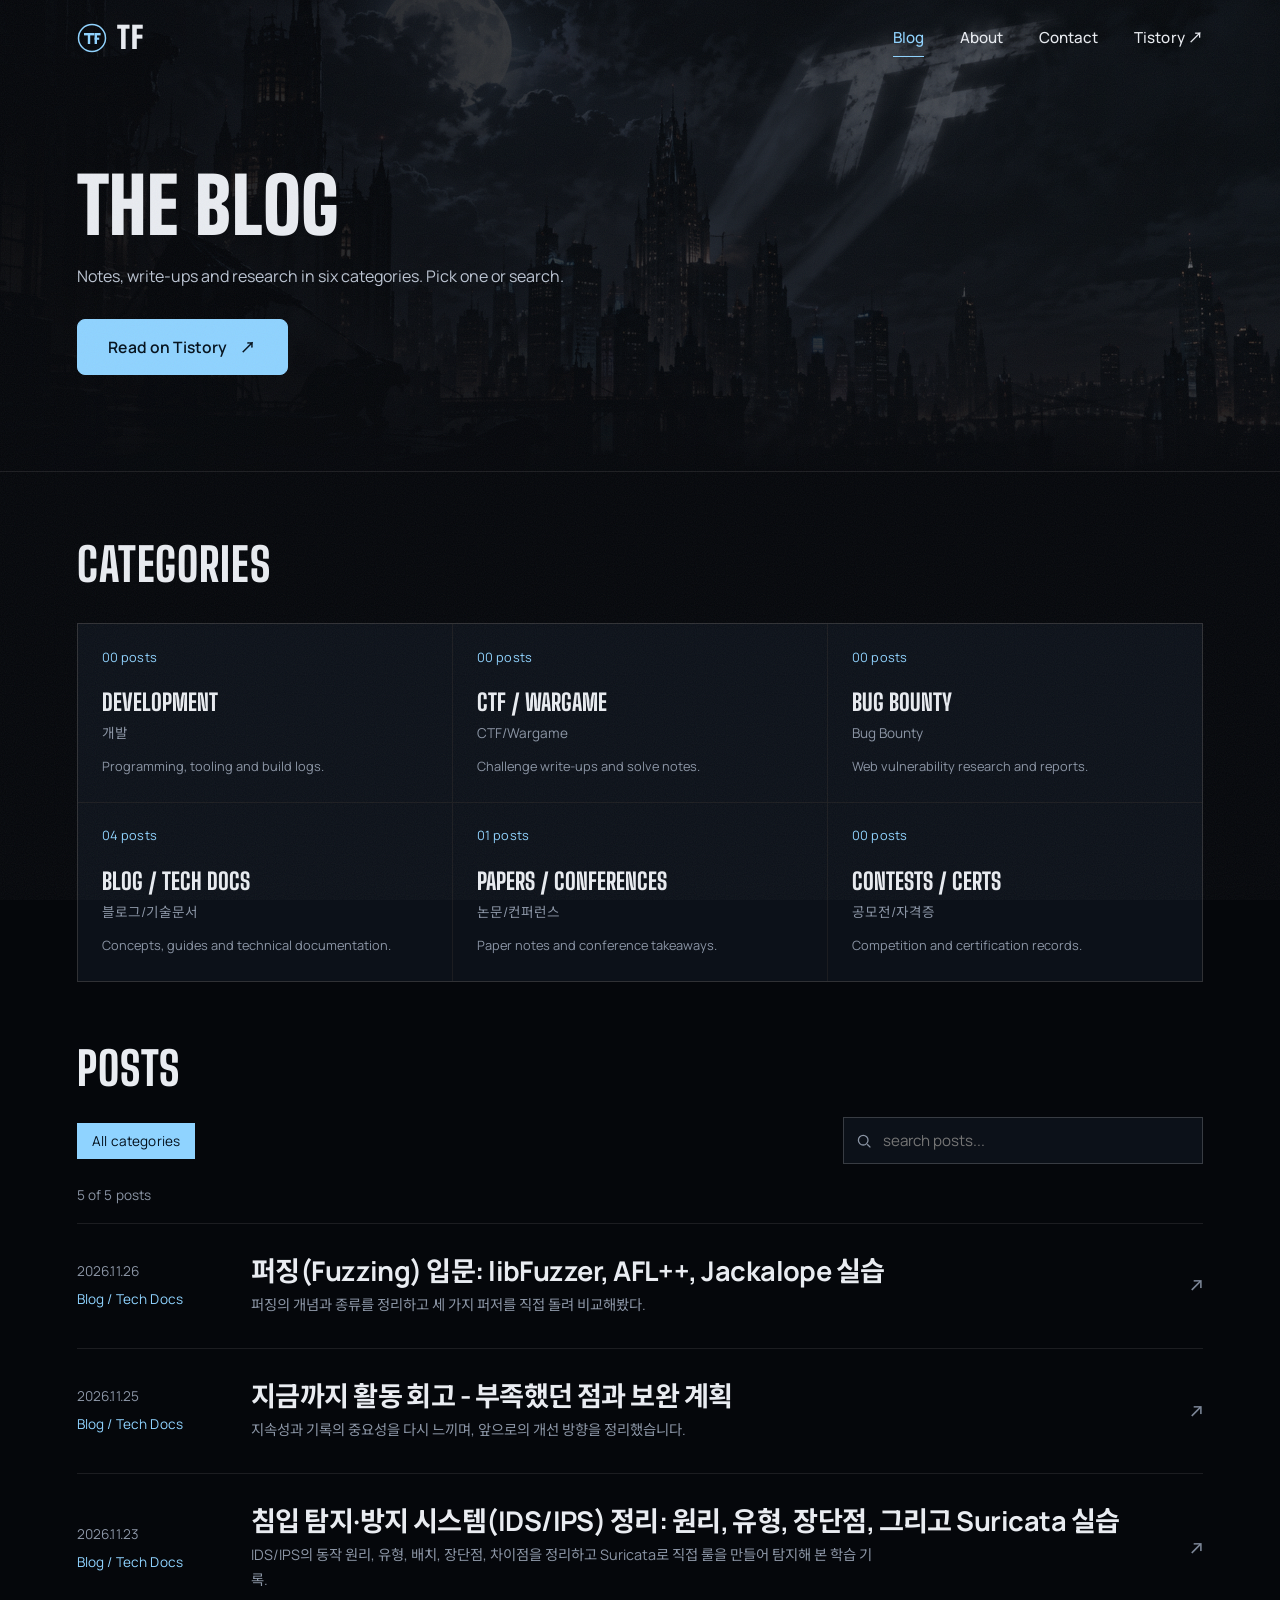
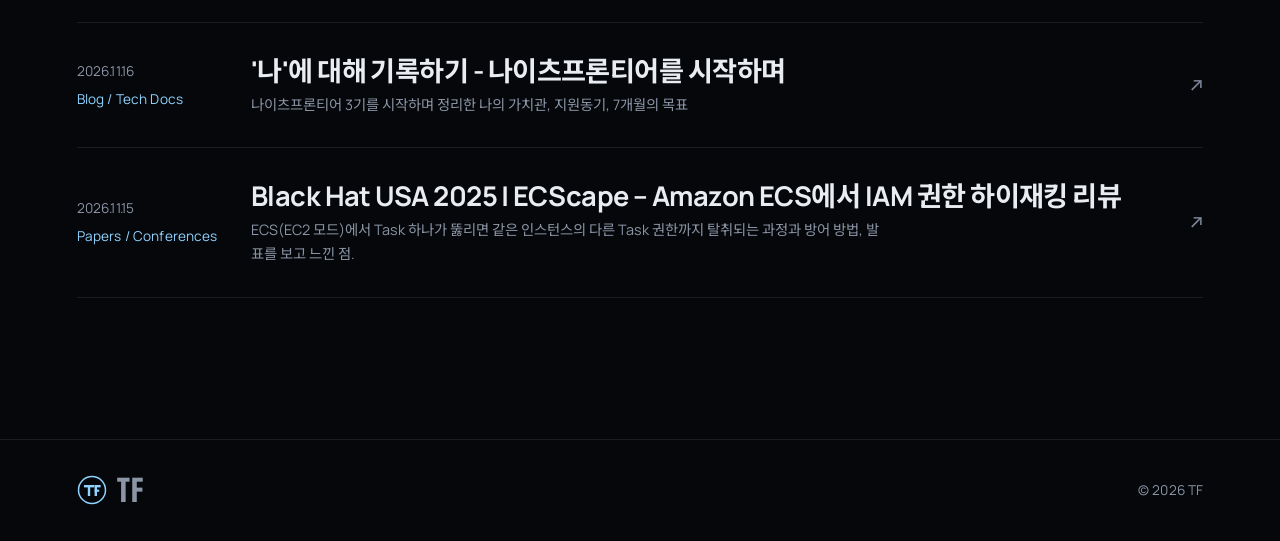
<file: posts.html>
<!DOCTYPE html>
<html lang="en">
<head>
  <meta charset="UTF-8">
  <meta name="viewport" content="width=device-width, initial-scale=1.0">
  <meta name="description" content="Browse TF's cybersecurity notes, CTF write-ups, bug bounty reports and research.">
  <meta name="theme-color" content="#05070b">
  <title>Blog | TF</title>
  <link rel="icon" href="data:image/svg+xml,%3Csvg xmlns='http://www.w3.org/2000/svg' viewBox='0 0 30 30'%3E%3Crect width='30' height='30' rx='6' fill='%2305070b'/%3E%3Ccircle cx='15' cy='15' r='13' fill='none' stroke='%2386ccff' stroke-width='1.5'/%3E%3Cg fill='%2386ccff'%3E%3Crect x='7' y='10' width='10' height='2.4'/%3E%3Crect x='10.8' y='10' width='2.4' height='11'/%3E%3Crect x='17.6' y='10' width='2.4' height='11'/%3E%3Crect x='17.6' y='10' width='6' height='2.4'/%3E%3Crect x='17.6' y='14.6' width='4.6' height='2.2'/%3E%3C/g%3E%3C/svg%3E">
  <link rel="preconnect" href="https://fonts.googleapis.com">
  <link rel="preconnect" href="https://fonts.gstatic.com" crossorigin>
  <link rel="stylesheet" href="assets/css/style.css">
</head>
<body class="inner-page">
  <header class="site-header">
    <a class="logo" href="index.html" aria-label="TF home"><svg viewBox="0 0 30 30" aria-hidden="true"><circle class="ring" cx="15" cy="15" r="13.5" fill="none" stroke-width="1.5"/><g class="fill"><rect x="7" y="10" width="10" height="2.4"/><rect x="10.8" y="10" width="2.4" height="11"/><rect x="17.6" y="10" width="2.4" height="11"/><rect x="17.6" y="10" width="6" height="2.4"/><rect x="17.6" y="14.6" width="4.6" height="2.2"/></g></svg>TF</a>
    <button class="menu-btn" aria-label="Toggle menu" aria-expanded="false"><span></span><span></span></button>
    <div class="header-right">
      <nav class="nav-links" aria-label="Main navigation">
        <a class="active" href="posts.html">Blog</a>
        <a href="about.html">About</a>
        <a href="about.html#contact">Contact</a>
        <a href="https://tf-korea.tistory.com/" target="_blank" rel="noopener">Tistory &nearr;</a>
      </nav>
    </div>
  </header>

  <main>
    <section class="page-hero">
      <h1>The Blog</h1>
      <p class="lead">Notes, write-ups and research in six categories. Pick one or search.</p>
      <p style="margin-top:1.8rem"><a class="button button-primary" href="https://tf-korea.tistory.com/" target="_blank" rel="noopener">Read on Tistory <span aria-hidden="true">&nearr;</span></a></p>
    </section>

    <section class="section" style="padding-top:70px" data-archive>
      <div class="section-heading reveal">
        <h2>Categories</h2>
      </div>
      <div class="cat-grid" data-cats></div>

      <div class="section-heading" style="margin-top:4rem;margin-bottom:1.6rem">
        <h2>Posts</h2>
      </div>
      <div class="toolbar">
        <button class="chip" data-reset aria-pressed="true">All categories</button>
        <label class="search">
          <svg viewBox="0 0 20 20" aria-hidden="true"><circle cx="9" cy="9" r="6"/><path d="M14 14l4 4"/></svg>
          <input type="search" placeholder="search posts..." aria-label="Search posts" data-search>
        </label>
      </div>
      <p class="result-count" data-count></p>
      <div class="post-list" data-list></div>
    </section>
  </main>

  <footer class="site-footer">
    <a class="logo" href="index.html" aria-label="TF home"><svg viewBox="0 0 30 30" aria-hidden="true"><circle class="ring" cx="15" cy="15" r="13.5" fill="none" stroke-width="1.5"/><g class="fill"><rect x="7" y="10" width="10" height="2.4"/><rect x="10.8" y="10" width="2.4" height="11"/><rect x="17.6" y="10" width="2.4" height="11"/><rect x="17.6" y="10" width="6" height="2.4"/><rect x="17.6" y="14.6" width="4.6" height="2.2"/></g></svg>TF</a>
    <span>&copy; 2026 TF</span>
  </footer>

  <script src="assets/js/main.js"></script>
  <script src="assets/js/posts.js?v=2"></script>
</body>
</html>
</file>
<file: assets/css/style.css>
@import url('https://fonts.googleapis.com/css2?family=Big+Shoulders+Display:wght@600;800;900&family=JetBrains+Mono:wght@400;500&family=Manrope:wght@400;500;600;700&family=Noto+Sans+KR:wght@400;500;700&display=swap');

/* ==========================================================
   TF. — Security Archive
   Theme: night-city noir. Moonlight blue + window-light amber.
   ========================================================== */

:root {
  --bg: #05070b;
  --bg-2: #090d14;
  --panel: #0c1119;
  --panel-2: #111823;
  --line: rgba(255, 255, 255, .09);
  --line-strong: rgba(255, 255, 255, .18);
  --text: #e9ecf1;
  --text-2: #bcc5d3;   /* secondary body text */
  --muted: #8b95a5;
  --dim: #7d8798;

  /* Color roles
     --accent (moonlight blue): links, buttons, active state, the TF signal.
     --amber  (window light):   status and timeline markers only.
     everything else: --text, --text-2, --muted, --dim on --bg / --panel. */
  --accent: #8fd3ff;
  --accent-rgb: 143, 211, 255;
  --accent-ink: #03101c;
  --amber: #ffb347;
  --amber-rgb: 255, 179, 71;

  --display: 'Big Shoulders Display', 'Impact', sans-serif;
  --mono: 'JetBrains Mono', ui-monospace, monospace;
  --sans: 'Manrope', 'Noto Sans KR', system-ui, sans-serif;

  --gutter: clamp(20px, 6vw, 96px);
  --ease: cubic-bezier(.2, .7, .2, 1);
}

* { box-sizing: border-box; }
html { scroll-behavior: smooth; -webkit-text-size-adjust: 100%; }
body {
  margin: 0;
  background: var(--bg);
  color: var(--text);
  font-family: var(--sans);
  line-height: 1.7;
  overflow-x: hidden;
  -webkit-font-smoothing: antialiased;
}
a { color: inherit; text-decoration: none; }
img { max-width: 100%; display: block; }
::selection { background: var(--accent); color: var(--accent-ink); }
:focus-visible { outline: 2px solid var(--accent); outline-offset: 3px; }

/* film grain over everything */
body::after {
  content: '';
  position: fixed; inset: 0; z-index: 100; pointer-events: none;
  opacity: .06;
  background-image: url("data:image/svg+xml,%3Csvg xmlns='http://www.w3.org/2000/svg' width='160' height='160'%3E%3Cfilter id='n'%3E%3CfeTurbulence type='fractalNoise' baseFrequency='.9' numOctaves='2' stitchTiles='stitch'/%3E%3C/filter%3E%3Crect width='100%25' height='100%25' filter='url(%23n)'/%3E%3C/svg%3E");
}

/* ---------- shared type ---------- */
.mono, .eyebrow, .nav-links a, .post-meta, .hero-status, .scroll-cue, .button, .text-link,
.chip, .field dt, .tag, .site-footer p, .site-footer > span { font-family: var(--mono); }
.eyebrow {
  margin: 0 0 1rem;
  font-size: .72rem; letter-spacing: .22em; text-transform: uppercase;
  color: var(--accent);
  display: flex; align-items: center; gap: .8rem;
}
.eyebrow::before { content: ''; width: 28px; height: 1px; background: var(--accent); }
.display, .section-heading h2, .page-hero h1, .hero h1, .post-head h1 {
  font-family: var(--display);
  text-transform: uppercase;
  font-weight: 800;
  letter-spacing: .005em;
  line-height: .92;
  margin: 0;
}

/* ---------- header ---------- */
.site-header {
  position: fixed; z-index: 50; top: 0; left: 0; right: 0;
  height: 76px; padding: 0 var(--gutter);
  display: flex; align-items: center; justify-content: space-between; gap: 1.5rem;
  border-bottom: 1px solid transparent;
  transition: background .3s, border-color .3s, height .3s;
}
.site-header.scrolled {
  height: 64px;
  background: rgba(5, 7, 11, .78);
  backdrop-filter: blur(14px); -webkit-backdrop-filter: blur(14px);
  border-bottom-color: var(--line);
}
.logo { display: inline-flex; align-items: center; gap: .65rem; font-family: var(--display); font-weight: 900; font-size: 1.9rem; letter-spacing: .02em; line-height: 1; }
.logo svg { width: 30px; height: 30px; }
.logo svg .ring { stroke: var(--accent); }
.logo svg .fill { fill: var(--accent); }
.logo span { color: var(--accent); }
.header-right { display: flex; align-items: center; gap: 2rem; }
.nav-links { display: flex; gap: 2.2rem; }
.nav-links a { font-size: .72rem; letter-spacing: .18em; color: var(--text-2); position: relative; padding: .4rem 0; transition: color .2s; }
.nav-links a::after { content: ''; position: absolute; left: 0; bottom: 0; height: 1px; width: 100%; background: var(--accent); transform: scaleX(0); transform-origin: left; transition: transform .35s var(--ease); }
.nav-links a:hover, .nav-links a.active { color: var(--accent); }
.nav-links a:hover::after, .nav-links a.active::after { transform: scaleX(1); }


.menu-btn { display: none; background: none; border: 1px solid var(--line-strong); color: var(--text); width: 42px; height: 42px; cursor: pointer; }
.menu-btn span { display: block; width: 18px; height: 1px; background: currentColor; margin: 5px auto; transition: transform .3s; }

/* ---------- hero ---------- */
.hero { position: relative; min-height: 100svh; display: flex; align-items: center; padding: 140px var(--gutter) 120px; overflow: hidden; isolation: isolate; }
.hero-media { position: absolute; inset: 0; z-index: -3; container-type: size; overflow: hidden; background: #03050a; }
.hero-media-inner {
  --w: max(100cqw, 178.77cqh);
  position: absolute; top: 50%;
  width: var(--w); aspect-ratio: 1677 / 938;
  left: clamp(calc(100cqw - var(--w)), calc(50cqw - .64 * var(--w)), 0px);
  transform: translateY(-50%);
}
.hero-media-inner > div { position: absolute; inset: 0; scale: 1.05; translate: calc(var(--px, 0) * 1px) calc(var(--py, 0) * 1px); transition: translate .3s ease-out; }
.hero-media img { width: 100%; height: 100%; object-fit: cover; filter: saturate(.85) contrast(1.05); animation: drift 40s ease-in-out infinite alternate; }
@keyframes drift { from { transform: scale(1) translateX(0); } to { transform: scale(1.04) translateX(-1.2%); } }

/* the TF signal in the sky, tinted by the active theme */
.signal-glow {
  position: absolute; left: 73%; top: 21%; width: 34%; aspect-ratio: 1.3;
  translate: -50% -50%;
  background: radial-gradient(closest-side, rgba(var(--accent-rgb), .55), rgba(var(--accent-rgb), .12) 55%, transparent 75%);
  mix-blend-mode: screen; pointer-events: none;
  animation: flicker 6s infinite;
}
@keyframes flicker {
  0%, 100% { opacity: .85; } 8% { opacity: .55; } 10% { opacity: .95; } 48% { opacity: .8; } 50% { opacity: .45; } 52% { opacity: .9; } 70% { opacity: 1; }
}
.hero::before { /* readability gradient + vignette */
  content: ''; position: absolute; inset: 0; z-index: -2;
  background:
    linear-gradient(90deg, rgba(5,7,11,.96) 0%, rgba(5,7,11,.82) 30%, rgba(5,7,11,.25) 62%, rgba(5,7,11,0) 100%),
    linear-gradient(0deg, var(--bg) 0%, rgba(5,7,11,.0) 34%),
    linear-gradient(180deg, rgba(5,7,11,.6) 0%, transparent 22%);
}
.hero::after { /* cursor searchlight */
  content: ''; position: absolute; inset: 0; z-index: -1; pointer-events: none;
  background: radial-gradient(ellipse 50% 40% at 4% 100%, rgba(var(--amber-rgb), .13), transparent 70%),
              radial-gradient(ellipse at 50% 50%, transparent 40%, rgba(0,0,0,.45) 100%);
}
#rain { position: absolute; inset: 0; z-index: -1; width: 100%; height: 100%; pointer-events: none; opacity: .55; }

.hero-content { width: min(780px, 100%); }
.hero h1 { font-size: clamp(2.8rem, 6.6vw, 6rem); font-weight: 900; line-height: .92; margin: 0 0 .1em -.03em; }
@keyframes blink { 50% { opacity: 0; } }
.hero-actions { display: flex; flex-wrap: wrap; gap: .8rem; animation: fade 1s .7s both; }
@keyframes fade { from { opacity: 0; transform: translateY(12px); } to { opacity: 1; transform: none; } }

.button { position: relative; min-height: 50px; padding: 0 1.5rem; display: inline-flex; align-items: center; gap: .8rem; font-size: .74rem; letter-spacing: .14em; border: 1px solid var(--line-strong); transition: background .25s, color .25s, border-color .25s, transform .25s var(--ease); cursor: pointer; clip-path: polygon(0 0, calc(100% - 12px) 0, 100% 12px, 100% 100%, 12px 100%, 0 calc(100% - 12px)); }
.button:hover { transform: translateY(-2px); }
.button-primary { background: var(--accent); color: var(--accent-ink); border-color: var(--accent); }
.button-primary:hover { background: #fff; border-color: #fff; color: #05070b; }
.button-ghost { background: rgba(10, 16, 26, .75); color: var(--text); border-color: rgba(var(--accent-rgb), .45); }
.button-ghost:hover { background: rgba(var(--accent-rgb), .14); border-color: var(--accent); color: #fff; }

.status-dot { width: 7px; height: 7px; border-radius: 50%; background: var(--amber); }

/* ticker */

/* ---------- sections ---------- */
.section { padding: clamp(80px, 11vw, 150px) var(--gutter); position: relative; }
.section-heading { margin-bottom: 2.2rem; }
.section-heading h2 { font-size: clamp(1.9rem, 3.4vw, 2.8rem); letter-spacing: .02em; line-height: 1; }
.section-heading-row { display: flex; align-items: flex-end; justify-content: space-between; gap: 2rem; }
.text-link { color: var(--accent); font-size: .74rem; letter-spacing: .14em; white-space: nowrap; border-bottom: 1px solid transparent; padding-bottom: 2px; transition: border-color .2s, gap .2s; display: inline-flex; gap: .5rem; }
.text-link:hover { border-color: var(--accent); gap: .9rem; }

/* focus cards */
.focus-grid { display: grid; grid-template-columns: repeat(4, 1fr); gap: 1px; background: var(--line); border: 1px solid var(--line); }
.focus-card { position: relative; background: var(--panel); padding: 2rem 1.6rem 2.2rem; min-height: 340px; display: flex; flex-direction: column; overflow: hidden; transition: background .35s; }
.focus-card::before { content: ''; position: absolute; inset: auto 0 0 0; height: 2px; background: var(--accent); transform: scaleX(0); transform-origin: left; transition: transform .5s var(--ease); }
.focus-card::after { content: ''; position: absolute; width: 220px; height: 220px; right: -90px; top: -90px; border-radius: 50%; background: radial-gradient(closest-side, rgba(var(--accent-rgb), .16), transparent); opacity: 0; transition: opacity .4s; }
.focus-card:hover { background: var(--panel-2); }
.focus-card:hover::before { transform: scaleX(1); }
.focus-card:hover::after { opacity: 1; }
.focus-icon { width: 44px; height: 44px; margin: 2rem 0 1.4rem; stroke: var(--accent); fill: none; stroke-width: 1.4; stroke-linecap: round; stroke-linejoin: round; }
.focus-card h3 { font-family: var(--display); text-transform: uppercase; font-weight: 800; font-size: 1.55rem; line-height: 1; margin: 0 0 .7rem; letter-spacing: .02em; }
.focus-card p { margin: 0 0 1.4rem; color: var(--muted); font-size: .88rem; }
.tags { display: flex; flex-wrap: wrap; gap: .4rem; margin-top: auto; }
.tag { font-size: .62rem; letter-spacing: .08em; padding: .25rem .55rem; border: 1px solid var(--line-strong); color: var(--text-2); text-transform: uppercase; }

/* posts list */
.post-list { border-top: 1px solid var(--line); }
.post-card { position: relative; display: grid; grid-template-columns: 150px 1fr auto; gap: 1.5rem; align-items: center; padding: 1.9rem 0; border-bottom: 1px solid var(--line); transition: padding .35s var(--ease), background .35s; }
.post-card::before { content: ''; position: absolute; left: 0; top: 0; bottom: 0; width: 2px; background: var(--accent); transform: scaleY(0); transition: transform .35s var(--ease); }
.post-card:hover { padding-left: 1.4rem; background: linear-gradient(90deg, rgba(var(--accent-rgb), .06), transparent 60%); }
.post-card:hover::before { transform: scaleY(1); }
.post-meta { display: flex; flex-direction: column; gap: .3rem; font-size: .66rem; letter-spacing: .12em; color: var(--muted); }
.post-meta .cat { color: var(--accent); }
.post-card h3 { margin: 0 0 .3rem; font-size: clamp(1.15rem, 2.2vw, 1.7rem); letter-spacing: -.02em; line-height: 1.25; font-weight: 700; }
.post-card p { margin: 0; color: var(--muted); font-size: .9rem; max-width: 70ch; }
.post-card .arrow { font-family: var(--mono); color: var(--dim); font-size: 1.2rem; transition: color .2s, transform .35s var(--ease); }
.post-card:hover .arrow { color: var(--accent); transform: translate(4px, -4px); }
.post-card > a.stretch { position: absolute; inset: 0; }
.post-card.is-placeholder { opacity: .55; }
.post-card.is-placeholder h3 { color: var(--muted); font-weight: 500; }
.post-card.is-placeholder:hover { padding-left: 0; background: none; }
.post-card.is-placeholder:hover::before { transform: scaleY(0); }
.empty { padding: 3rem 0; color: var(--muted); font-family: var(--mono); font-size: .85rem; }

/* CTA band */

/* ---------- inner page hero ---------- */
.page-hero { position: relative; padding: 170px var(--gutter) 80px; border-bottom: 1px solid var(--line); overflow: hidden; isolation: isolate; }
.page-hero::before { content: ''; position: absolute; inset: 0; z-index: -2; background: url('../images/tf-city.png') 70% 22% / cover no-repeat; filter: saturate(.8); }
.page-hero::after { content: ''; position: absolute; inset: 0; z-index: -1; background: linear-gradient(90deg, rgba(5,7,11,.97), rgba(5,7,11,.7) 60%, rgba(5,7,11,.45)), linear-gradient(0deg, var(--bg), transparent 50%); }
.page-hero h1 { font-size: clamp(2.6rem, 6vw, 4.8rem); font-weight: 900; }
.page-hero p.lead { margin: 1.4rem 0 0; max-width: 520px; color: var(--text-2); }

/* ---------- archive: category filter ---------- */
.cat-grid { display: grid; grid-template-columns: repeat(3, 1fr); gap: 1px; background: var(--line); border: 1px solid var(--line); margin-bottom: 2.4rem; }
.cat-card { background: var(--panel); padding: 1.4rem 1.5rem 1.5rem; text-align: left; border: 0; color: inherit; cursor: pointer; font: inherit; position: relative; transition: background .25s; display: flex; flex-direction: column; gap: .2rem; min-height: 150px; }
.cat-card:hover { background: var(--panel-2); }
.cat-card .top { display: flex; justify-content: flex-end; font-family: var(--mono); font-size: .68rem; letter-spacing: .14em; color: var(--dim); }
.cat-card .count { color: var(--accent); }
.cat-card h3 { font-family: var(--display); text-transform: uppercase; font-weight: 800; font-size: 1.45rem; line-height: 1; margin: 1.2rem 0 .3rem; }
.cat-card .ko { font-family: var(--mono); font-size: .72rem; color: var(--accent); letter-spacing: .06em; margin-bottom: .5rem; }
.cat-card p { margin: 0; color: var(--muted); font-size: .8rem; }
.cat-card[aria-pressed="true"] { background: var(--panel-2); box-shadow: inset 0 0 0 1px var(--accent); }
.cat-card[aria-pressed="true"] h3 { color: var(--accent); }

.toolbar { display: flex; gap: 1rem; align-items: center; justify-content: space-between; flex-wrap: wrap; margin-bottom: 1.2rem; }
.chip { font-size: .7rem; letter-spacing: .12em; padding: .5rem .9rem; border: 1px solid var(--line-strong); background: transparent; color: var(--text); cursor: pointer; transition: all .2s; }
.chip:hover { border-color: var(--accent); color: var(--accent); }
.chip[aria-pressed="true"] { background: var(--accent); border-color: var(--accent); color: var(--accent-ink); }
.search { position: relative; flex: 1 1 260px; max-width: 360px; }
.search input { width: 100%; background: var(--panel); border: 1px solid var(--line-strong); color: var(--text); padding: .75rem 1rem .75rem 2.4rem; font-family: var(--mono); font-size: .8rem; }
.search input:focus { outline: none; border-color: var(--accent); }
.search svg { position: absolute; left: .8rem; top: 50%; translate: 0 -50%; width: 16px; height: 16px; stroke: var(--muted); fill: none; stroke-width: 1.6; }
.result-count { font-family: var(--mono); font-size: .7rem; letter-spacing: .12em; color: var(--muted); margin: 0 0 1rem; }

/* ---------- post detail ---------- */
.progress { position: fixed; top: 0; left: 0; height: 2px; width: 0; background: var(--accent); z-index: 60; box-shadow: 0 0 12px var(--accent); }
.post-head { padding: 170px var(--gutter) 60px; border-bottom: 1px solid var(--line); background: radial-gradient(ellipse at 80% 0%, rgba(var(--accent-rgb), .1), transparent 55%); }
.post-head h1 { font-size: clamp(2rem, 4.6vw, 3.6rem); max-width: 22ch; margin-top: 1rem; }
.post-head .post-meta { flex-direction: row; gap: 1.4rem; flex-wrap: wrap; }
.back { font-family: var(--mono); font-size: .72rem; letter-spacing: .14em; color: var(--muted); display: inline-flex; gap: .6rem; margin-bottom: 2rem; transition: color .2s, gap .2s; }
.back:hover { color: var(--accent); gap: 1rem; }
.prose { max-width: 740px; margin: 0 auto; padding: 4rem 20px 3rem; font-size: 1.04rem; color: var(--text); }
.prose h2 { font-family: var(--display); text-transform: uppercase; font-size: 2.2rem; font-weight: 800; color: var(--text); margin: 3rem 0 .8rem; line-height: 1; }
.prose h2::before { content: '// '; color: var(--accent); }
.prose p { margin: 0 0 1.3rem; }
.prose a { color: var(--accent); border-bottom: 1px solid rgba(var(--accent-rgb), .4); }
.prose ul, .prose ol { padding-left: 1.3rem; margin: 0 0 1.4rem; }
.prose li { margin-bottom: .4rem; }
.prose li::marker { color: var(--accent); }
.prose code { font-family: var(--mono); font-size: .86em; background: var(--panel-2); border: 1px solid var(--line); padding: .1em .4em; color: var(--accent); }
.prose pre { background: #070a10; border: 1px solid var(--line); border-left: 2px solid var(--accent); padding: 1.2rem 1.4rem; overflow-x: auto; margin: 1.6rem 0; }
.prose pre code { background: none; border: 0; padding: 0; color: var(--text); font-size: .82rem; line-height: 1.7; }
.prose blockquote { margin: 1.6rem 0; padding: .4rem 1.4rem; border-left: 2px solid var(--accent); color: var(--muted); font-style: italic; }
.post-nav { max-width: 740px; margin: 0 auto 6rem; padding: 0 20px; display: grid; grid-template-columns: 1fr 1fr; gap: 1px; }
.post-nav a { display: block; padding: 1.3rem 1.4rem; background: var(--panel); border: 1px solid var(--line); transition: border-color .2s, background .2s; }
.post-nav a:hover { border-color: var(--accent); background: var(--panel-2); }
.post-nav small { display: block; font-family: var(--mono); color: var(--accent); font-size: .64rem; letter-spacing: .14em; margin-bottom: .3rem; }
.post-nav .next { text-align: right; }

/* ---------- about page ---------- */
.dossier { display: grid; grid-template-columns: 340px 1fr; gap: clamp(2rem, 5vw, 5rem); align-items: start; }
.id-card { position: relative; border: 1px solid var(--line-strong); background: var(--panel); padding: 1.4rem; clip-path: polygon(0 0, calc(100% - 22px) 0, 100% 22px, 100% 100%, 0 100%); position: sticky; top: 100px; }
.id-card .avatar { aspect-ratio: 1; background: radial-gradient(circle at 50% 38%, rgba(var(--accent-rgb), .22), transparent 60%), url('../images/tf-city.png') 74% 20% / 260% no-repeat; border: 1px solid var(--line); display: grid; place-items: end start; padding: .8rem; margin-bottom: 1.3rem; position: relative; filter: saturate(.9); }
.id-card .avatar span { font-family: var(--display); font-weight: 900; font-size: 3.4rem; line-height: .8; color: var(--accent); text-shadow: 0 0 24px rgba(var(--accent-rgb), .6); }
.id-card dl { margin: 0; }
.field { display: flex; justify-content: space-between; gap: 1rem; padding: .7rem 0; border-top: 1px solid var(--line); font-size: .85rem; }
.field dt { font-size: .64rem; letter-spacing: .16em; color: var(--dim); padding-top: .2rem; }
.field dd { margin: 0; text-align: right; }
.field dd.live { color: var(--amber); }
.bio h2 { font-family: var(--display); text-transform: uppercase; font-size: clamp(1.8rem, 3.4vw, 2.6rem); font-weight: 800; line-height: .95; margin: 0 0 1.4rem; }
.bio p { color: var(--text-2); max-width: 62ch; margin: 0 0 1.2rem; }
.bio .lead { font-size: 1.25rem; color: var(--text); line-height: 1.55; }

.project-grid { display: grid; grid-template-columns: repeat(3, 1fr); gap: 1px; background: var(--line); border: 1px solid var(--line); }
.project-card { background: var(--panel); padding: 1.8rem 1.6rem; display: flex; flex-direction: column; gap: .6rem; min-height: 280px; transition: background .3s; position: relative; }
.project-card:hover { background: var(--panel-2); }
.project-card h3 { font-family: var(--display); font-size: 1.6rem; text-transform: uppercase; font-weight: 800; line-height: 1; margin: 1rem 0 0; }
.project-card p { color: var(--muted); font-size: .88rem; margin: 0 0 1rem; }
.project-card .tags { margin-bottom: 1rem; }
.project-card .text-link { align-self: flex-start; }

.timeline { position: relative; margin-left: 6px; border-left: 1px solid var(--line-strong); }
.t-item { position: relative; display: grid; grid-template-columns: 160px 1fr; gap: 2rem; padding: 0 0 2.6rem 2.2rem; }
.t-item::before { content: ''; position: absolute; left: -5px; top: .55rem; width: 9px; height: 9px; background: var(--bg); border: 1px solid var(--amber); transform: rotate(45deg); transition: background .3s; }
.t-item:hover::before { background: var(--amber); }
.t-item time { font-family: var(--mono); font-size: .72rem; letter-spacing: .12em; color: var(--accent); padding-top: .35rem; }
.t-item h3 { margin: 0 0 .2rem; font-size: 1.15rem; }
.t-item .kind { font-family: var(--mono); font-size: .62rem; letter-spacing: .14em; color: var(--dim); text-transform: uppercase; }
.t-item p { margin: .3rem 0 0; color: var(--muted); font-size: .9rem; }

.contact-list { border-top: 1px solid var(--line); }
.contact-row { display: grid; grid-template-columns: 180px 1fr auto; gap: 1.5rem; align-items: center; padding: 1.5rem 0; border-bottom: 1px solid var(--line); transition: padding .3s var(--ease), background .3s; }
.contact-row:hover { padding-left: 1.2rem; background: linear-gradient(90deg, rgba(var(--accent-rgb), .06), transparent 60%); }
.contact-row .k { font-family: var(--mono); font-size: .7rem; letter-spacing: .16em; color: var(--dim); }
.contact-row .v { font-family: var(--display); font-weight: 700; font-size: clamp(1.4rem, 3vw, 2.2rem); letter-spacing: .02em; }
.contact-row .go { font-family: var(--mono); color: var(--accent); }

/* ---------- motto ---------- */
@import url('https://fonts.googleapis.com/css2?family=Noto+Serif+SC:wght@500;700&display=swap');
.motto { margin: 2.4rem 0 0; padding: 1.6rem 0 0; border-top: 1px solid var(--line); }
.motto .ko { font-family: var(--mono); font-size: .8rem; letter-spacing: .14em; color: var(--accent); margin: 0 0 .6rem; }
.motto .en { color: var(--muted); font-size: .92rem; margin: 0; word-break: keep-all; }

/* ---------- footer ---------- */
.site-footer { display: flex; align-items: center; justify-content: space-between; gap: 1.5rem; padding: 2.2rem var(--gutter); border-top: 1px solid var(--line); color: var(--muted); }
.site-footer p { margin: 0; font-size: .64rem; letter-spacing: .16em; }
.site-footer > span { font-size: .66rem; letter-spacing: .12em; }

/* ---------- reveal on scroll ---------- */
.reveal { opacity: 0; transform: translateY(26px); transition: opacity .9s var(--ease), transform .9s var(--ease); transition-delay: calc(var(--i, 0) * 90ms); }
.reveal.in { opacity: 1; transform: none; }
.no-js .reveal { opacity: 1; transform: none; }

/* ---------- responsive ---------- */
@media (max-width: 1080px) {
  .focus-grid { grid-template-columns: repeat(2, 1fr); }
  .project-grid, .cat-grid { grid-template-columns: repeat(2, 1fr); }
  .dossier { grid-template-columns: 280px 1fr; }
}
@media (max-width: 820px) {
  .site-header { height: 64px; }
  .menu-btn { display: block; }
  .header-right { position: fixed; inset: 64px 0 auto 0; flex-direction: column; align-items: flex-start; gap: 1.4rem; padding: 1.6rem var(--gutter) 2rem; background: rgba(5,7,11,.97); border-bottom: 1px solid var(--line); transform: translateY(-120%); transition: transform .4s var(--ease); z-index: -1; }
  .site-header.open .header-right { transform: none; }
  .site-header.open .menu-btn span:first-child { transform: translateY(3px) rotate(45deg); }
  .site-header.open .menu-btn span:last-child { transform: translateY(-3px) rotate(-45deg); }
  .nav-links { flex-direction: column; gap: 1.1rem; }
  .nav-links a { font-size: .9rem; }
  .hero { padding-top: 120px; align-items: flex-end; padding-bottom: 130px; }
  .hero::before { background: linear-gradient(0deg, rgba(5,7,11,.97) 0%, rgba(5,7,11,.8) 38%, rgba(5,7,11,.1) 70%), linear-gradient(180deg, rgba(5,7,11,.6), transparent 20%); }
  .hero-media-inner { left: clamp(calc(100cqw - var(--w)), calc(50cqw - .7 * var(--w)), 0px); }
  .scroll-cue { display: none; }
  .hero-status { font-size: .56rem; bottom: 26px; }
  .section-heading-row { flex-direction: column; align-items: flex-start; }
  .post-card { grid-template-columns: 1fr; gap: .8rem; }
  .post-card .post-meta { flex-direction: row; gap: 1rem; }
  .post-card .arrow { display: none; }
  .dossier { grid-template-columns: 1fr; }
  .id-card { position: relative; top: 0; max-width: 360px; }
  .t-item { grid-template-columns: 1fr; gap: .2rem; }
  .contact-row { grid-template-columns: 1fr auto; }
  .contact-row .k { grid-column: 1 / -1; margin-bottom: -.8rem; }
  .site-footer { flex-wrap: wrap; }
  .site-footer p { order: 3; flex-basis: 100%; }
}
@media (max-width: 600px) {
  .focus-grid, .project-grid, .cat-grid { grid-template-columns: 1fr; }
  .focus-card { min-height: 0; }
  .post-nav { grid-template-columns: 1fr; }
  .page-hero { padding-top: 130px; }
  .post-head { padding-top: 130px; }
}
@media (prefers-reduced-motion: reduce) {
  html { scroll-behavior: auto; }
  *, *::before, *::after { animation-duration: .01ms !important; animation-iteration-count: 1 !important; transition-duration: .01ms !important; }
  .reveal { opacity: 1; transform: none; }
  #rain { display: none; }
}

.sr-only { position: absolute; width: 1px; height: 1px; margin: -1px; padding: 0; overflow: hidden; clip: rect(0,0,0,0); white-space: nowrap; border: 0; }

/* ---- hero motto (on the photo) ---- */
.hero .motto { margin: 0 0 2.4rem; padding: 0; border: 0; animation: fade 1s .55s both; text-shadow: 0 2px 24px rgba(0,0,0,.7); }
.hero .motto .en { color: var(--text-2); }

/* ---- focus cards: keywords only ---- */
.focus-card { min-height: 0; padding-bottom: 1.8rem; }
.focus-card h3 { margin-bottom: 1.2rem; }
.focus-card .tags { margin-top: 0; gap: .5rem; }
.focus-card .tag { font-size: .7rem; padding: .35rem .7rem; color: var(--text); }
.focus-card:hover .tag { border-color: rgba(var(--accent-rgb), .5); }

/* ---- real buttons ---- */
.button { min-height: 56px; padding: 0 1.9rem; border-radius: 8px; clip-path: none; font-size: .78rem; letter-spacing: .16em; font-weight: 500; border-width: 1px; }
.button span[aria-hidden] { display: inline-block; transition: transform .3s var(--ease); }
.button:hover span[aria-hidden] { transform: translate(3px, -3px); }
.button:active { transform: translateY(0) scale(.98); }


/* ======== v7: brighter photo + cyber HUD ======== */
.hero-media img { filter: saturate(1.12) contrast(1.08) brightness(1.2); }
@media (min-width: 821px) {
  .hero::before {
    background:
      linear-gradient(90deg, rgba(5,7,11,.88) 0%, rgba(5,7,11,.66) 30%, rgba(5,7,11,0) 62%),
      linear-gradient(0deg, rgba(5,7,11,.92) 0%, rgba(5,7,11,0) 20%),
      linear-gradient(180deg, rgba(5,7,11,.55) 0%, rgba(5,7,11,0) 14%);
  }
}
.hero::after {
  background:
    radial-gradient(ellipse 50% 40% at 4% 100%, rgba(var(--amber-rgb), .16), transparent 70%);
}

/* glitch: rare, quick */
.hero-media img { animation: drift 40s ease-in-out infinite alternate, glitch 9s steps(1) infinite; }
@keyframes glitch {
  0%, 91%, 100% { filter: saturate(1.12) contrast(1.08) brightness(1.2); }
  92% { filter: saturate(1.6) contrast(1.3) brightness(1.5) hue-rotate(25deg) drop-shadow(5px 0 0 rgba(255,0,60,.5)) drop-shadow(-5px 0 0 rgba(0,200,255,.5)); }
  93% { filter: saturate(1.12) contrast(1.08) brightness(1.2); }
  94% { filter: saturate(1.4) contrast(1.2) brightness(1.4) drop-shadow(-4px 0 0 rgba(255,0,60,.4)) drop-shadow(4px 0 0 rgba(0,200,255,.4)); }
  95% { filter: saturate(1.12) contrast(1.08) brightness(1.2); }
}

/* scanner line */
.scan { position: absolute; left: 0; right: 0; top: -140px; height: 140px; z-index: -1; pointer-events: none;
  background: linear-gradient(180deg, transparent, rgba(var(--accent-rgb), .06) 85%, rgba(var(--accent-rgb), .3) 99%, transparent 100%);
  animation: scan 7s linear infinite; }
@keyframes scan { from { transform: translateY(0); } to { transform: translateY(calc(100svh + 140px)); } }

/* HUD corner brackets */
.hud { position: absolute; inset: 92px 28px 84px; z-index: 0; pointer-events: none; }
.hud i { position: absolute; width: 26px; height: 26px; border: 0 solid rgba(var(--accent-rgb), .7); }
.hud i:nth-child(1) { top: 0; left: 0; border-top-width: 1px; border-left-width: 1px; }
.hud i:nth-child(2) { top: 0; right: 0; border-top-width: 1px; border-right-width: 1px; }
.hud i:nth-child(3) { bottom: 0; left: 0; border-bottom-width: 1px; border-left-width: 1px; }
.hud i:nth-child(4) { bottom: 0; right: 0; border-bottom-width: 1px; border-right-width: 1px; }

/* credential badges */
.hero-badges { position: absolute; left: var(--gutter); right: var(--gutter); bottom: 40px; display: flex; flex-wrap: wrap; gap: .6rem; z-index: 1; }
.badge { font-family: var(--mono); font-size: .66rem; letter-spacing: .14em; padding: .5rem .85rem; border: 1px solid rgba(var(--accent-rgb), .35); background: rgba(8, 14, 22, .6); backdrop-filter: blur(8px); -webkit-backdrop-filter: blur(8px); color: var(--text-2); display: inline-flex; align-items: center; gap: .6rem; border-radius: 4px; }
.badge b { color: var(--accent); font-weight: 500; }
.badge .status-dot { margin: 0; }
@media (max-width: 820px) {
  .hud { inset: 76px 14px 14px; }
  .hero { padding-bottom: 190px; }
  .hero-badges { bottom: 30px; gap: .4rem; }
  .badge { font-size: .56rem; padding: .4rem .6rem; }
}
@media (prefers-reduced-motion: reduce) { .scan { display: none; } .hero-media img { animation: none; } }

/* smaller hanja in hero */

/* ======== v7: brighter photo + cyber HUD ======== */
.hero-media img { filter: saturate(1.12) contrast(1.08) brightness(1.2); }
@media (min-width: 821px) {
  .hero::before {
    background:
      linear-gradient(90deg, rgba(5,7,11,.88) 0%, rgba(5,7,11,.66) 30%, rgba(5,7,11,0) 62%),
      linear-gradient(0deg, rgba(5,7,11,.92) 0%, rgba(5,7,11,0) 20%),
      linear-gradient(180deg, rgba(5,7,11,.55) 0%, rgba(5,7,11,0) 14%);
  }
}
.hero::after {
  background:
    radial-gradient(ellipse 50% 40% at 4% 100%, rgba(var(--amber-rgb), .16), transparent 70%);
}
.hero .motto { margin-bottom: 2rem; }
.hero .motto .en { font-size: .88rem; }

/* glitch: rare, quick */
.hero-media img { animation: drift 40s ease-in-out infinite alternate, glitch 9s steps(1) infinite; }
@keyframes glitch {
  0%, 91%, 100% { filter: saturate(1.12) contrast(1.08) brightness(1.2); }
  92% { filter: saturate(1.6) contrast(1.3) brightness(1.5) hue-rotate(25deg) drop-shadow(5px 0 0 rgba(255,0,60,.5)) drop-shadow(-5px 0 0 rgba(0,200,255,.5)); }
  93% { filter: saturate(1.12) contrast(1.08) brightness(1.2); }
  94% { filter: saturate(1.4) contrast(1.2) brightness(1.4) drop-shadow(-4px 0 0 rgba(255,0,60,.4)) drop-shadow(4px 0 0 rgba(0,200,255,.4)); }
  95% { filter: saturate(1.12) contrast(1.08) brightness(1.2); }
}

/* scanner line */
.scan { position: absolute; left: 0; right: 0; top: -140px; height: 140px; z-index: -1; pointer-events: none;
  background: linear-gradient(180deg, transparent, rgba(var(--accent-rgb), .06) 85%, rgba(var(--accent-rgb), .3) 99%, transparent 100%);
  animation: scan 7s linear infinite; }
@keyframes scan { from { transform: translateY(0); } to { transform: translateY(calc(100svh + 140px)); } }

/* HUD corner brackets */
.hud { position: absolute; inset: 92px 28px 84px; z-index: 0; pointer-events: none; }
.hud i { position: absolute; width: 26px; height: 26px; border: 0 solid rgba(var(--accent-rgb), .7); }
.hud i:nth-child(1) { top: 0; left: 0; border-top-width: 1px; border-left-width: 1px; }
.hud i:nth-child(2) { top: 0; right: 0; border-top-width: 1px; border-right-width: 1px; }
.hud i:nth-child(3) { bottom: 0; left: 0; border-bottom-width: 1px; border-left-width: 1px; }
.hud i:nth-child(4) { bottom: 0; right: 0; border-bottom-width: 1px; border-right-width: 1px; }

/* credential badges */
.hero-badges { position: absolute; left: var(--gutter); right: var(--gutter); bottom: 40px; display: flex; flex-wrap: wrap; gap: .6rem; z-index: 1; }
.badge { font-family: var(--mono); font-size: .66rem; letter-spacing: .14em; padding: .5rem .85rem; border: 1px solid rgba(var(--accent-rgb), .35); background: rgba(8, 14, 22, .6); backdrop-filter: blur(8px); -webkit-backdrop-filter: blur(8px); color: var(--text-2); display: inline-flex; align-items: center; gap: .6rem; border-radius: 4px; }
.badge b { color: var(--accent); font-weight: 500; }
.badge .status-dot { margin: 0; }
@media (max-width: 820px) {
  .hud { inset: 76px 14px 14px; }
  .hero { padding-bottom: 190px; }
  .hero-badges { bottom: 30px; gap: .4rem; }
  .badge { font-size: .56rem; padding: .4rem .6rem; }
}
@media (prefers-reduced-motion: reduce) { .scan { display: none; } .hero-media img { animation: none; } }

.hero .motto .en { color: var(--text); text-shadow: 0 1px 14px rgba(0,0,0,.95), 0 0 3px rgba(0,0,0,.8); }

/* ======== v8: emphasize the TF signal ======== */
/* drift moves to the wrapper so overlays stay locked to the photo */
.hero-media-inner > div { animation: drift 40s ease-in-out infinite alternate; }
.hero-media img { animation: glitch 9s steps(1) infinite; }

/* 1. re-light the letters themselves: same photo, cropped to the TF region, boosted */
.signal-boost {
  position: absolute; left: 58%; top: 6%; width: 28%; height: 34%;
  background: url('../images/tf-city.png') no-repeat;
  background-size: calc(100% / .28) calc(100% / .34);
  background-position: calc(.58 / (1 - .28) * 100%) calc(.06 / (1 - .34) * 100%);
  filter: brightness(2.1) contrast(1.25) saturate(1.3);
  mix-blend-mode: screen; opacity: .9; pointer-events: none;
  -webkit-mask-image: radial-gradient(closest-side, #000 55%, transparent 100%);
          mask-image: radial-gradient(closest-side, #000 55%, transparent 100%);
  animation: sigpulse 3.2s ease-in-out infinite;
}
@keyframes sigpulse { 0%, 100% { opacity: .65; } 50% { opacity: 1; } 56% { opacity: .5; } 60% { opacity: 1; } }

/* 2. bigger, stronger bloom */
.signal-glow { left: 72%; top: 21%; width: 46%; background: radial-gradient(closest-side, rgba(var(--accent-rgb), .85), rgba(var(--accent-rgb), .22) 50%, transparent 75%); }

/* 3. radar rings */
.signal-rings { position: absolute; left: 72.5%; top: 21%; width: 0; height: 0; pointer-events: none; }
.signal-rings i { position: absolute; left: 0; top: 0; width: calc(var(--w) * .26); aspect-ratio: 1; translate: -50% -50%; border: 1px solid rgba(var(--accent-rgb), .65); border-radius: 50%; opacity: 0; animation: ring 4.5s cubic-bezier(.2,.6,.3,1) infinite; }
.signal-rings i:nth-child(2) { animation-delay: 1.5s; }
.signal-rings i:nth-child(3) { animation-delay: 3s; }
@keyframes ring { 0% { transform: scale(.15); opacity: .8; } 100% { transform: scale(1.7); opacity: 0; } }

/* 4. HUD label under the signal */
@media (max-width: 820px) { .signal-tag { display: none; } }
@media (prefers-reduced-motion: reduce) { .signal-rings, .signal-boost { animation: none; } .signal-rings i { display: none; } }

/* ---- v9: smaller hanja + Korean gloss ---- */
.motto .gloss { font-size: .98rem; color: var(--text); margin: 0 0 .15rem; word-break: keep-all; font-weight: 500; }
.hero .motto .gloss { text-shadow: 0 1px 14px rgba(0,0,0,.95), 0 0 3px rgba(0,0,0,.8); }
.motto .en { font-size: .82rem; }

/* ---- v10: terminal line matches site typography ---- */

/* focus cards: title only */
.focus-card h3 { margin-bottom: 0; }
.focus-card { padding-bottom: 2rem; }

/* focus cards: title only */
.focus-card h3 { margin-bottom: 0; }
.focus-card { padding-bottom: 2rem; }

/* ---- v11: compact focus + category links ---- */
.section-heading.compact h2 { font-size: clamp(1.4rem, 2.4vw, 1.9rem); }
.section-heading.compact { margin-bottom: 1.4rem; }
.focus-grid { grid-template-columns: repeat(4, 1fr); }
.focus-card { flex-direction: row; align-items: center; gap: .9rem; min-height: 0; padding: 1.1rem 1.3rem; }
.focus-card .focus-card .focus-icon { width: 28px; height: 28px; margin: 0; flex: none; }
.focus-card h3 { font-size: 1.15rem; margin: 0; letter-spacing: .03em; }

.cat-links { display: grid; grid-template-columns: repeat(3, 1fr); gap: 1px; background: var(--line); border: 1px solid var(--line); }
.cat-link { position: relative; display: grid; grid-template-columns: 1fr auto; grid-template-areas: "t go" "k go"; column-gap: 1rem; align-items: center; padding: 1.1rem 1.3rem; background: var(--panel); transition: background .25s; }
.cat-link:hover { background: var(--panel-2); }
.cat-link::before { content: ''; position: absolute; left: 0; top: 0; bottom: 0; width: 2px; background: var(--accent); transform: scaleY(0); transition: transform .3s var(--ease); }
.cat-link:hover::before { transform: scaleY(1); }
.cat-link .t { grid-area: t; font-family: var(--display); text-transform: uppercase; font-weight: 800; font-size: 1.2rem; letter-spacing: .03em; line-height: 1.1; }
.cat-link .k { grid-area: k; font-family: var(--mono); font-size: .68rem; color: var(--accent); letter-spacing: .04em; }
.cat-link .go { grid-area: go; font-family: var(--mono); color: var(--dim); transition: color .2s, transform .3s var(--ease); }
.cat-link:hover .go { color: var(--accent); transform: translate(3px, -3px); }
@media (max-width: 1080px) { .focus-grid { grid-template-columns: repeat(2, 1fr); } .cat-links { grid-template-columns: repeat(2, 1fr); } }
@media (max-width: 600px) { .focus-grid, .cat-links { grid-template-columns: 1fr; } }

/* tighter rhythm between focus / categories / recent posts */
#focus { padding-bottom: clamp(40px, 5vw, 70px); }
#recent-posts { padding-top: clamp(40px, 5vw, 70px); }


/* ======== v11: readability pass (plain sans labels, clear hierarchy) ======== */
.mono, .nav-links a, .post-meta, .button, .text-link, .chip, .tag, .badge, .field dt, .site-footer p, .site-footer > span,
.cat-link .k, .cat-card .ko, .cat-card .top, .t-item .kind, .contact-row .k, .result-count, .back, .post-nav small {
  font-family: var(--sans); text-transform: none; letter-spacing: .01em;
}
.nav-links a { font-size: .95rem; font-weight: 500; color: var(--text); }
.button { font-size: .98rem; font-weight: 600; letter-spacing: .01em; }
.text-link { font-size: .95rem; font-weight: 600; }
.chip { font-size: .85rem; }
.tag { font-size: .8rem; }
.post-meta { font-size: .85rem; }
.field dt { font-size: .82rem; }
.t-item .kind { font-size: .78rem; color: var(--muted); }
.t-item time { font-family: var(--sans); font-size: .9rem; letter-spacing: 0; font-weight: 600; }
.contact-row .k { font-size: .9rem; }
.cat-link .k, .cat-card .ko { font-size: .85rem; color: var(--muted); letter-spacing: 0; }
.cat-card .top { font-size: .8rem; color: var(--muted); }
.site-footer p, .site-footer > span, .result-count, .back { font-size: .85rem; }
.search input { font-family: var(--sans); font-size: .95rem; }

/* hero: name, role, motto, buttons read in that order */
.hero-content { width: min(640px, 100%); }
.hero h1.hero-name { font-family: var(--sans); text-transform: none; font-weight: 800; font-size: clamp(2.6rem, 5.4vw, 4.6rem); letter-spacing: -.025em; line-height: 1.05; margin: 0 0 .9rem; color: #fff; text-shadow: 0 2px 24px rgba(0,0,0,.6); animation: fade 1s .1s both; }
.hero-role { font-size: clamp(1.05rem, 1.7vw, 1.3rem); line-height: 1.55; color: var(--text); margin: 0 0 2rem; max-width: 30em; text-shadow: 0 1px 16px rgba(0,0,0,.9); animation: fade 1s .25s both; }
.hero .motto { margin: 0 0 2.2rem; padding: 0; }
.hero .motto .gloss { font-size: clamp(1rem, 1.5vw, 1.18rem); font-weight: 600; color: #fff; line-height: 1.6; }
.hero .motto .en { font-size: .95rem; color: var(--text-2); line-height: 1.6; }

/* badges: plain information, no glass */
.hero-badges { gap: .5rem; }
.badge { font-size: .88rem; font-weight: 500; letter-spacing: 0; padding: .45rem .85rem; background: rgba(8, 13, 21, .82); backdrop-filter: none; -webkit-backdrop-filter: none; color: var(--text); border-color: rgba(255,255,255,.22); }

/* section content sized for scanning */
.focus-card h3 { font-size: 1.35rem; }
.cat-link .t { font-size: 1.3rem; }
.cat-link .go, .contact-row .go { color: var(--muted); }
.section-heading h2 { font-size: clamp(2rem, 3.6vw, 3rem); }

/* empty state replaces the repeated placeholder rows */
.empty-note { margin: 0; padding: 1.6rem 0; border-top: 1px solid var(--line); border-bottom: 1px solid var(--line); color: var(--muted); font-size: 1.02rem; }
.empty-note a { color: var(--accent); font-weight: 600; margin-left: .4rem; }
.empty-note a:hover { text-decoration: underline; }
.motto .gloss, .motto .en { text-wrap: balance; word-break: keep-all; }
.hero-content { width: min(680px, 100%); }

/* post body: readable Korean long-form */
.prose { line-height: 1.85; word-break: keep-all; overflow-wrap: break-word; }
.prose h2 { font-family: var(--sans); text-transform: none; font-size: clamp(1.35rem, 2.4vw, 1.7rem); font-weight: 800; letter-spacing: -.01em; margin: 3rem 0 .9rem; }
.prose h2::before { content: none; }
.prose h3 { font-size: 1.1rem; font-weight: 700; color: var(--text); margin: 1.8rem 0 .5rem; line-height: 1.5; }
.prose table { width: 100%; border-collapse: collapse; margin: 0 0 1.6rem; font-size: .94rem; line-height: 1.6; }
.prose th, .prose td { text-align: left; vertical-align: top; padding: .7rem .8rem; border: 1px solid var(--line); }
.prose th { background: var(--panel-2); font-weight: 700; }
@media (max-width: 700px) { .prose table { display: block; overflow-x: auto; } .prose table th, .prose table td { min-width: 150px; } }
.post-head h1 { font-family: var(--sans); text-transform: none; font-weight: 800; letter-spacing: -.02em; line-height: 1.25; font-size: clamp(1.7rem, 3.6vw, 2.6rem); word-break: keep-all; max-width: 22em; }

/* Knights Frontier missions (home section + Missions page) */
.m-sub { margin: -.4rem 0 1.6rem; color: var(--text-2); }
.m-big { margin: 0 0 2rem; color: var(--text-2); }
.m-big strong { font-family: var(--sans); font-size: clamp(3rem, 8vw, 5rem); font-weight: 800; color: var(--text); letter-spacing: -.02em; }
.m-grid { display: grid; grid-template-columns: minmax(0, 1.5fr) minmax(0, 1fr); gap: clamp(24px, 4vw, 56px); align-items: end; }
.skyline svg { display: block; width: 100%; height: auto; }
.bld { fill: var(--panel); stroke: var(--dim); stroke-width: 1.5; }
.grid { fill: none; stroke: var(--line-strong); stroke-width: 1; }
.win { fill: var(--bg); stroke: var(--line-strong); stroke-width: 1; }
.win.on { fill: var(--amber); stroke: var(--amber); }
.ground { stroke: var(--line-strong); stroke-width: 2; }
.skyline a:hover .bld, .skyline a:focus-visible .bld, .skyline g:focus-visible .bld { stroke: var(--text); }
.skyline g:focus-visible { outline: none; }
.m-more { margin: 2.2rem 0 0; }
.m-log { list-style: none; margin: 0; padding: 0; max-height: 360px; overflow-y: auto; border-top: 1px solid var(--line); scrollbar-width: thin; }
.m-log li { display: flex; justify-content: space-between; gap: 1rem; align-items: baseline; padding: .85rem .2rem; border-bottom: 1px solid var(--line); }
.m-log .t { font-weight: 600; color: var(--text); min-width: 0; }
.m-log a.t:hover { color: var(--accent); }
.m-log .s { white-space: nowrap; font-size: .9rem; letter-spacing: .08em; color: var(--dim); }
.m-log .s b { color: var(--amber); font-weight: 400; }
.m-log .d { display: block; font-size: .8rem; font-weight: 400; color: var(--muted); }
.m-log .none { color: var(--muted); border-bottom: 1px solid var(--line); padding: .85rem .2rem; }
@media (max-width: 800px) { .m-grid { grid-template-columns: 1fr; align-items: stretch; } .m-log { max-height: 300px; } }
</file>
